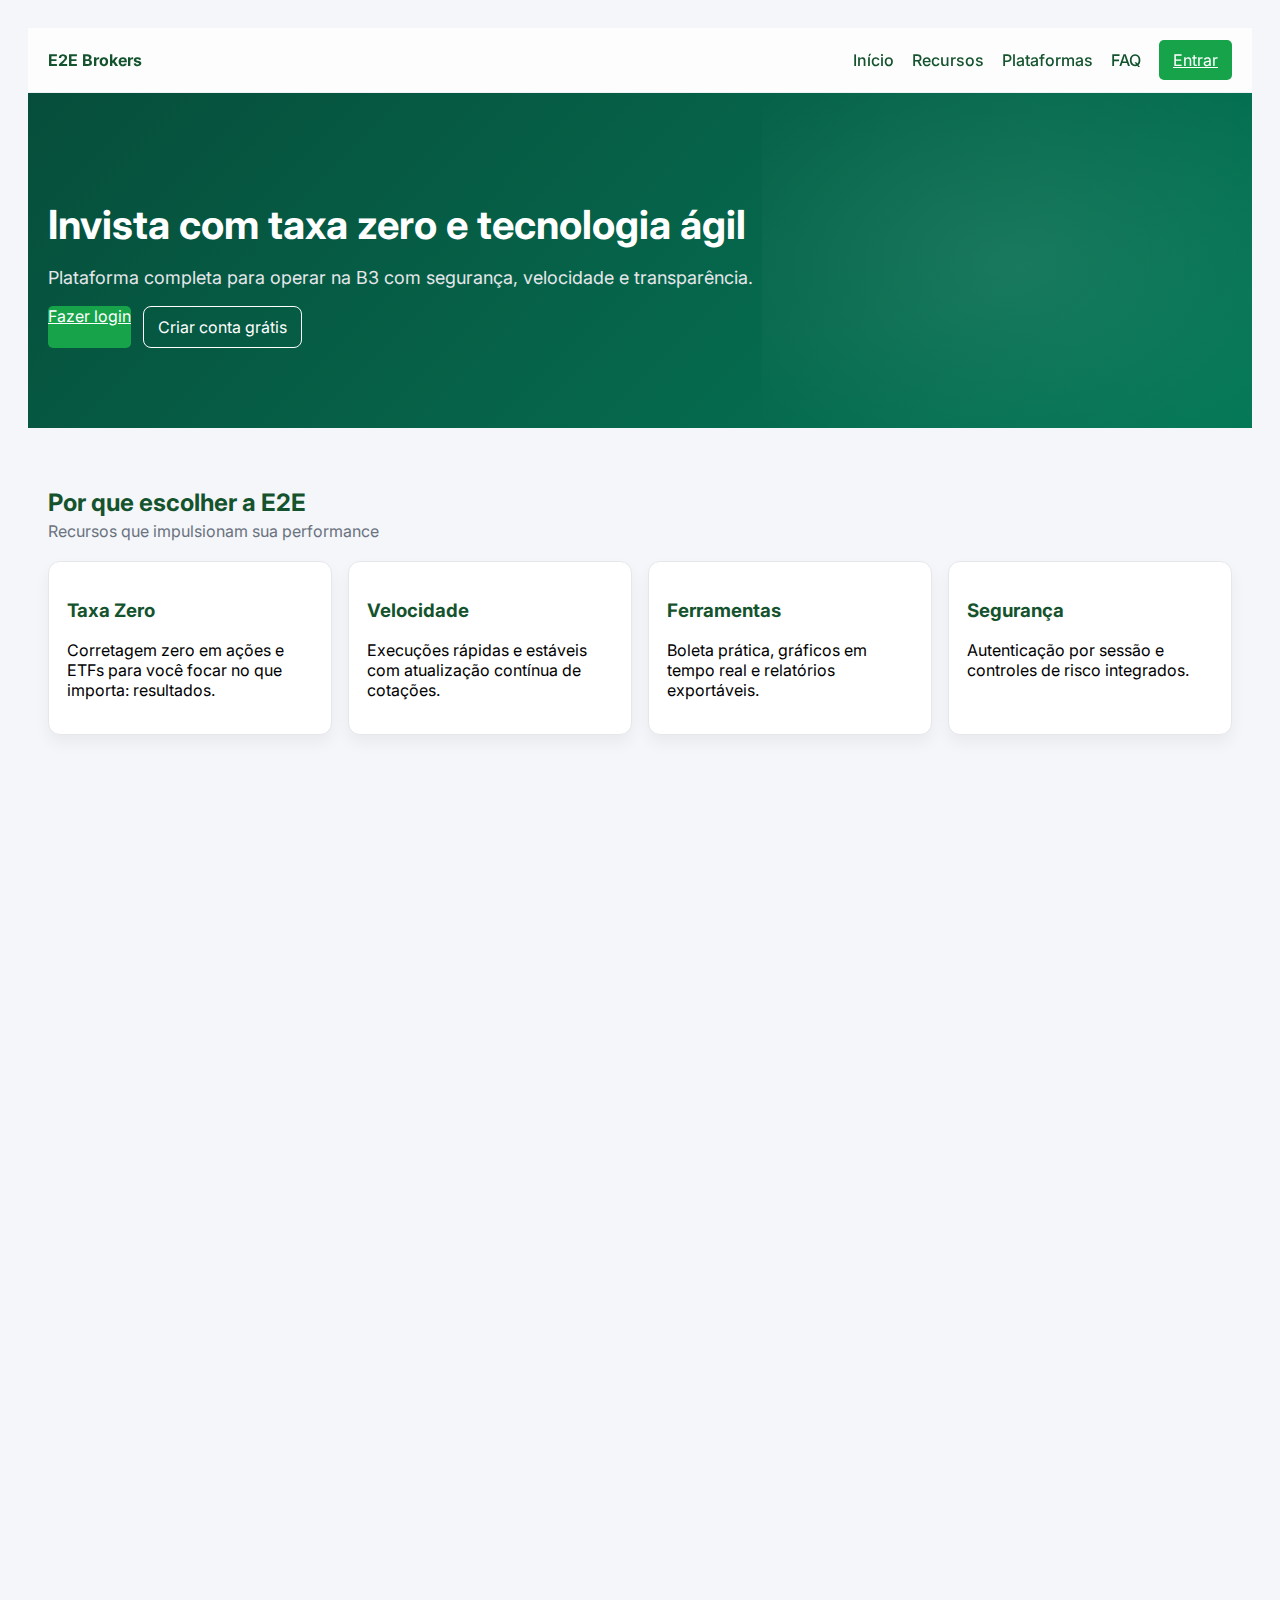
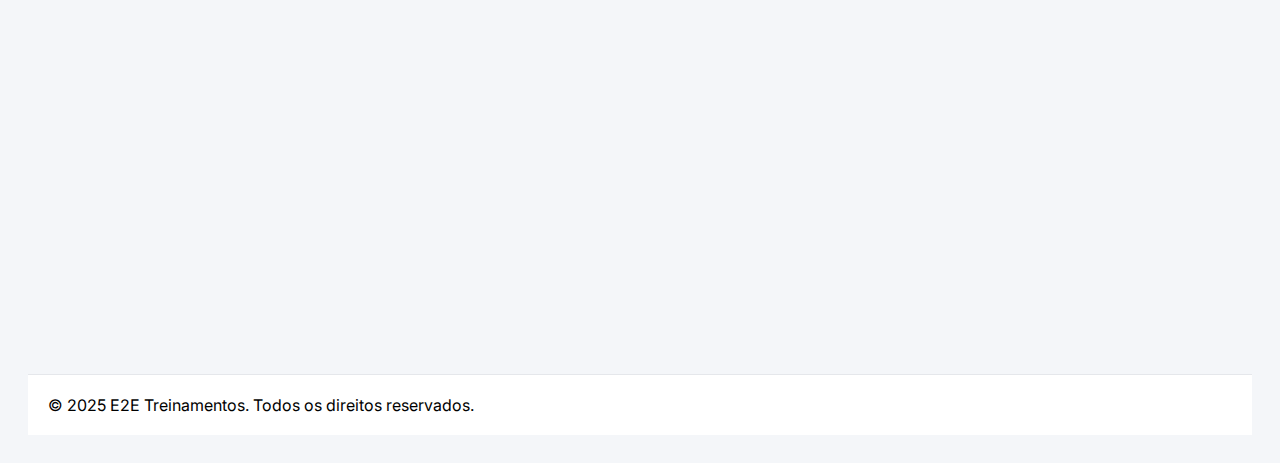
<file: index.html>
<!DOCTYPE html>
<html lang="pt-br">
<head>
  <meta charset="UTF-8" />
  <title>E2E Treinamentos - Home</title>
  <meta name="viewport" content="width=device-width, initial-scale=1" />
  <link rel="preconnect" href="https://fonts.googleapis.com">
  <link rel="preconnect" href="https://fonts.gstatic.com" crossorigin>
  <link href="https://fonts.googleapis.com/css2?family=Inter:wght@400;500;600;700&display=swap" rel="stylesheet">
  <link rel="stylesheet" href="style.css?v=%VERSION%" />
</head>
<body>
  <header class="site-header" id="siteHeader">
    <div class="nav">
      <div class="nav-brand">E2E Brokers</div>
      <nav class="nav-links">
        <a href="#hero" class="nav-link">Início</a>
        <a href="#features" class="nav-link">Recursos</a>
        <a href="#plataformas" class="nav-link">Plataformas</a>
        <a href="#faq" class="nav-link">FAQ</a>
        <a href="login.html" class="btn-azul" style="padding:10px 14px">Entrar</a>
      </nav>
    </div>
  </header>

  <section class="hero" id="hero">
    <div class="hero-inner reveal">
      <h1>Invista com taxa zero e tecnologia ágil</h1>
      <p>Plataforma completa para operar na B3 com segurança, velocidade e transparência.</p>
      <div class="hero-ctas">
        <a href="login.html" class="btn-azul">Fazer login</a>
        <a href="login.html" class="btn-ghost">Criar conta grátis</a>
      </div>
    </div>
    <div class="hero-bg-shape"></div>
  </section>

  <section class="section" id="features">
    <div class="section-title reveal"><h2>Por que escolher a E2E</h2><p>Recursos que impulsionam sua performance</p></div>
    <div class="features-grid">
      <div class="feature-card reveal"><h3>Taxa Zero</h3><p>Corretagem zero em ações e ETFs para você focar no que importa: resultados.</p></div>
      <div class="feature-card reveal"><h3>Velocidade</h3><p>Execuções rápidas e estáveis com atualização contínua de cotações.</p></div>
      <div class="feature-card reveal"><h3>Ferramentas</h3><p>Boleta prática, gráficos em tempo real e relatórios exportáveis.</p></div>
      <div class="feature-card reveal"><h3>Segurança</h3><p>Autenticação por sessão e controles de risco integrados.</p></div>
    </div>
  </section>

  <section class="section" id="plataformas">
    <div class="section-title reveal"><h2>Plataformas</h2><p>Escolha sua experiência</p></div>
    <div class="tabs reveal">
      <div class="tab-buttons">
        <button class="tab-btn active" data-tab="t1">Web</button>
        <button class="tab-btn" data-tab="t2">Mobile</button>
      </div>
      <div class="tab-panels">
        <div class="tab-panel active" id="t1"><p>Operações direto do navegador, sem instalação, com interface moderna e rápida.</p></div>
        <div class="tab-panel" id="t2"><p>Acompanhe e invista de qualquer lugar com nossa experiência otimizada para telas menores.</p></div>
      </div>
    </div>
  </section>

  <section class="section" id="stats">
    <div class="stats-grid reveal">
      <div class="stat"><div class="stat-number" data-target="250000">0</div><div class="stat-label">Clientes</div></div>
      <div class="stat"><div class="stat-number" data-target="120">0</div><div class="stat-label">Ativos cobertos</div></div>
      <div class="stat"><div class="stat-number" data-target="99">0</div><div class="stat-label">Disponibilidade (%)</div></div>
      <div class="stat"><div class="stat-number" data-target="1000">0</div><div class="stat-label">Ordens/minuto</div></div>
    </div>
  </section>

  <section class="section" id="depoimentos">
    <div class="section-title reveal"><h2>O que dizem nossos clientes</h2></div>
    <div class="carousel reveal" data-autoplay="true" data-interval="4000">
      <button class="carousel-nav prev" aria-label="Anterior">‹</button>
      <div class="carousel-viewport">
        <div class="carousel-track">
          <div class="carousel-item"><p>“Execução rápida e sem complicação.”</p><span>— Ana, SP</span></div>
          <div class="carousel-item"><p>“Ferramentas práticas para o dia a dia.”</p><span>— Bruno, RJ</span></div>
          <div class="carousel-item"><p>“Interface limpa e objetiva. Recomendo.”</p><span>— Carla, MG</span></div>
        </div>
      </div>
      <button class="carousel-nav next" aria-label="Próximo">›</button>
    </div>
  </section>

  <section class="section" id="faq">
    <div class="section-title reveal"><h2>Perguntas frequentes</h2></div>
    <div class="accordion reveal">
      <div class="accordion-item">
        <button class="acc-header">Como abro minha conta?</button>
        <div class="acc-body"><p>É só clicar em "Criar conta grátis" e preencher os dados. Leva poucos minutos.</p></div>
      </div>
      <div class="accordion-item">
        <button class="acc-header">Quais taxas vocês cobram?</button>
        <div class="acc-body"><p>Trabalhamos com corretagem zero para ações e ETFs. Consulte o site para outros produtos.</p></div>
      </div>
      <div class="accordion-item">
        <button class="acc-header">Há aplicativo mobile?</button>
        <div class="acc-body"><p>Sim, nossa experiência é responsiva e otimizada para dispositivos móveis.</p></div>
      </div>
    </div>
  </section>

  <footer class="site-footer">
    <div class="footer-inner">
      <div>© 2025 E2E Treinamentos. Todos os direitos reservados.</div>
    </div>
  </footer>

  <script src="home.js?v=%VERSION%"></script>
</body>
</html>
</file>
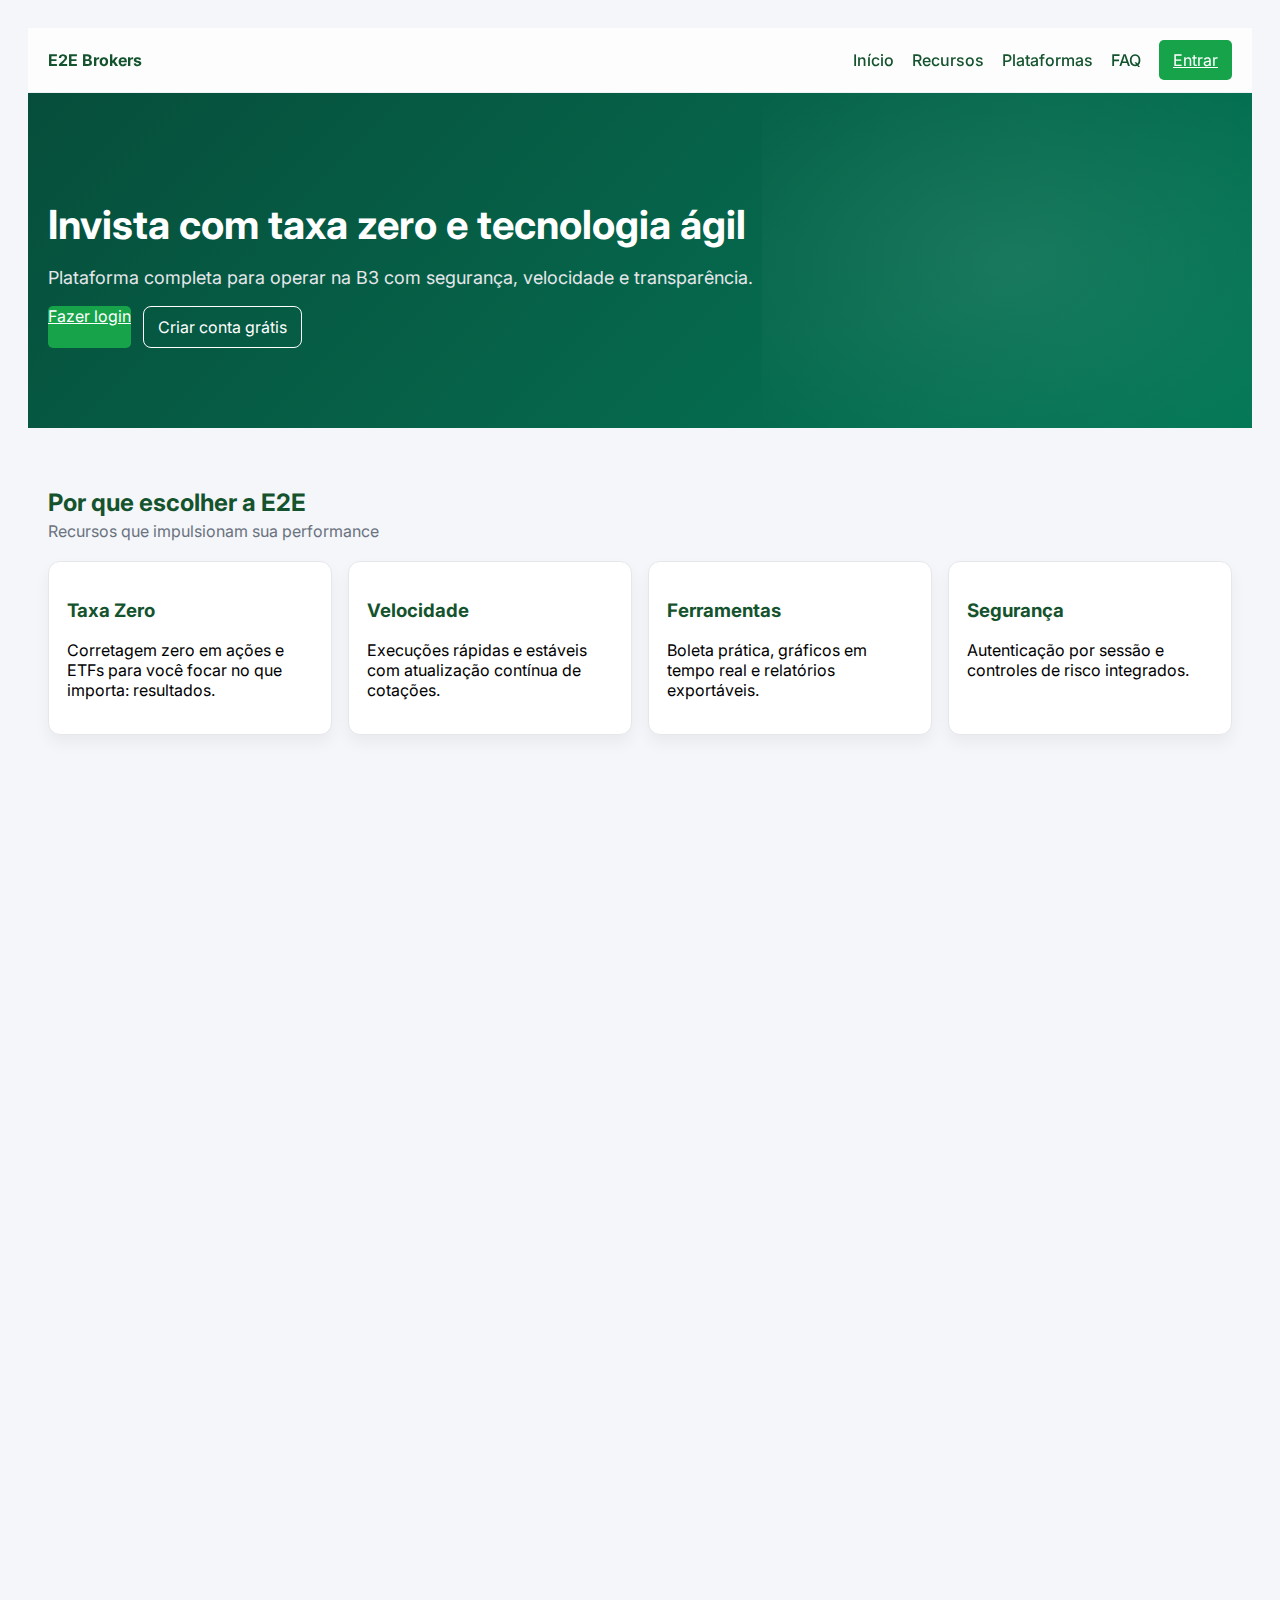
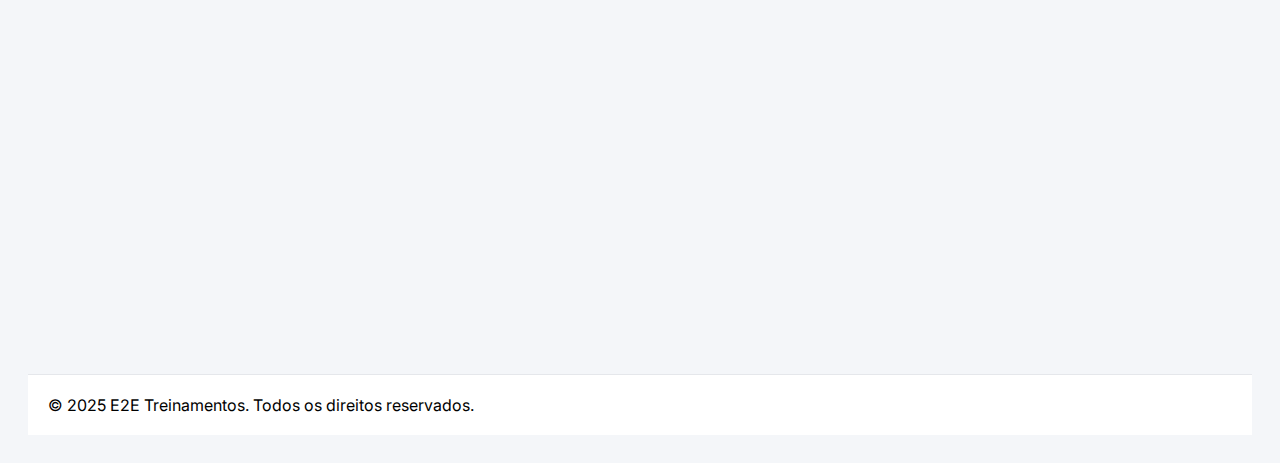
<file: docs/index.html>
<!DOCTYPE html>
<html lang="pt-br">
<head>
  <meta charset="UTF-8" />
  <title>E2E Treinamentos - Home</title>
  <meta name="viewport" content="width=device-width, initial-scale=1" />
  <link rel="preconnect" href="https://fonts.googleapis.com">
  <link rel="preconnect" href="https://fonts.gstatic.com" crossorigin>
  <link href="https://fonts.googleapis.com/css2?family=Inter:wght@400;500;600;700&display=swap" rel="stylesheet">
  <link rel="stylesheet" href="style.css?v=5" />
</head>
<body>
  <header class="site-header" id="siteHeader">
    <div class="nav">
      <div class="nav-brand">E2E Brokers</div>
      <nav class="nav-links">
        <a href="#hero" class="nav-link">Início</a>
        <a href="#features" class="nav-link">Recursos</a>
        <a href="#plataformas" class="nav-link">Plataformas</a>
        <a href="#faq" class="nav-link">FAQ</a>
        <a href="login.html" class="btn-azul" style="padding:10px 14px">Entrar</a>
      </nav>
    </div>
  </header>

  <section class="hero" id="hero">
    <div class="hero-inner reveal">
      <h1>Invista com taxa zero e tecnologia ágil</h1>
      <p>Plataforma completa para operar na B3 com segurança, velocidade e transparência.</p>
      <div class="hero-ctas">
        <a href="login.html" class="btn-azul">Fazer login</a>
        <a href="login.html" class="btn-ghost">Criar conta grátis</a>
      </div>
    </div>
    <div class="hero-bg-shape"></div>
  </section>

  <section class="section" id="features">
    <div class="section-title reveal"><h2>Por que escolher a E2E</h2><p>Recursos que impulsionam sua performance</p></div>
    <div class="features-grid">
      <div class="feature-card reveal"><h3>Taxa Zero</h3><p>Corretagem zero em ações e ETFs para você focar no que importa: resultados.</p></div>
      <div class="feature-card reveal"><h3>Velocidade</h3><p>Execuções rápidas e estáveis com atualização contínua de cotações.</p></div>
      <div class="feature-card reveal"><h3>Ferramentas</h3><p>Boleta prática, gráficos em tempo real e relatórios exportáveis.</p></div>
      <div class="feature-card reveal"><h3>Segurança</h3><p>Autenticação por sessão e controles de risco integrados.</p></div>
    </div>
  </section>

  <section class="section" id="plataformas">
    <div class="section-title reveal"><h2>Plataformas</h2><p>Escolha sua experiência</p></div>
    <div class="tabs reveal">
      <div class="tab-buttons">
        <button class="tab-btn active" data-tab="t1">Web</button>
        <button class="tab-btn" data-tab="t2">Mobile</button>
      </div>
      <div class="tab-panels">
        <div class="tab-panel active" id="t1"><p>Operações direto do navegador, sem instalação, com interface moderna e rápida.</p></div>
        <div class="tab-panel" id="t2"><p>Acompanhe e invista de qualquer lugar com nossa experiência otimizada para telas menores.</p></div>
      </div>
    </div>
  </section>

  <section class="section" id="stats">
    <div class="stats-grid reveal">
      <div class="stat"><div class="stat-number" data-target="250000">0</div><div class="stat-label">Clientes</div></div>
      <div class="stat"><div class="stat-number" data-target="120">0</div><div class="stat-label">Ativos cobertos</div></div>
      <div class="stat"><div class="stat-number" data-target="99">0</div><div class="stat-label">Disponibilidade (%)</div></div>
      <div class="stat"><div class="stat-number" data-target="1000">0</div><div class="stat-label">Ordens/minuto</div></div>
    </div>
  </section>

  <section class="section" id="depoimentos">
    <div class="section-title reveal"><h2>O que dizem nossos clientes</h2></div>
    <div class="carousel reveal" data-autoplay="true" data-interval="4000">
      <button class="carousel-nav prev" aria-label="Anterior">‹</button>
      <div class="carousel-viewport">
        <div class="carousel-track">
          <div class="carousel-item"><p>“Execução rápida e sem complicação.”</p><span>— Ana, SP</span></div>
          <div class="carousel-item"><p>“Ferramentas práticas para o dia a dia.”</p><span>— Bruno, RJ</span></div>
          <div class="carousel-item"><p>“Interface limpa e objetiva. Recomendo.”</p><span>— Carla, MG</span></div>
        </div>
      </div>
      <button class="carousel-nav next" aria-label="Próximo">›</button>
    </div>
  </section>

  <section class="section" id="faq">
    <div class="section-title reveal"><h2>Perguntas frequentes</h2></div>
    <div class="accordion reveal">
      <div class="accordion-item">
        <button class="acc-header">Como abro minha conta?</button>
        <div class="acc-body"><p>É só clicar em "Criar conta grátis" e preencher os dados. Leva poucos minutos.</p></div>
      </div>
      <div class="accordion-item">
        <button class="acc-header">Quais taxas vocês cobram?</button>
        <div class="acc-body"><p>Trabalhamos com corretagem zero para ações e ETFs. Consulte o site para outros produtos.</p></div>
      </div>
      <div class="accordion-item">
        <button class="acc-header">Há aplicativo mobile?</button>
        <div class="acc-body"><p>Sim, nossa experiência é responsiva e otimizada para dispositivos móveis.</p></div>
      </div>
    </div>
  </section>

  <footer class="site-footer">
    <div class="footer-inner">
      <div>© 2025 E2E Treinamentos. Todos os direitos reservados.</div>
    </div>
  </footer>

  <script src="home.js?v=5"></script>
</body>
</html>
</file>
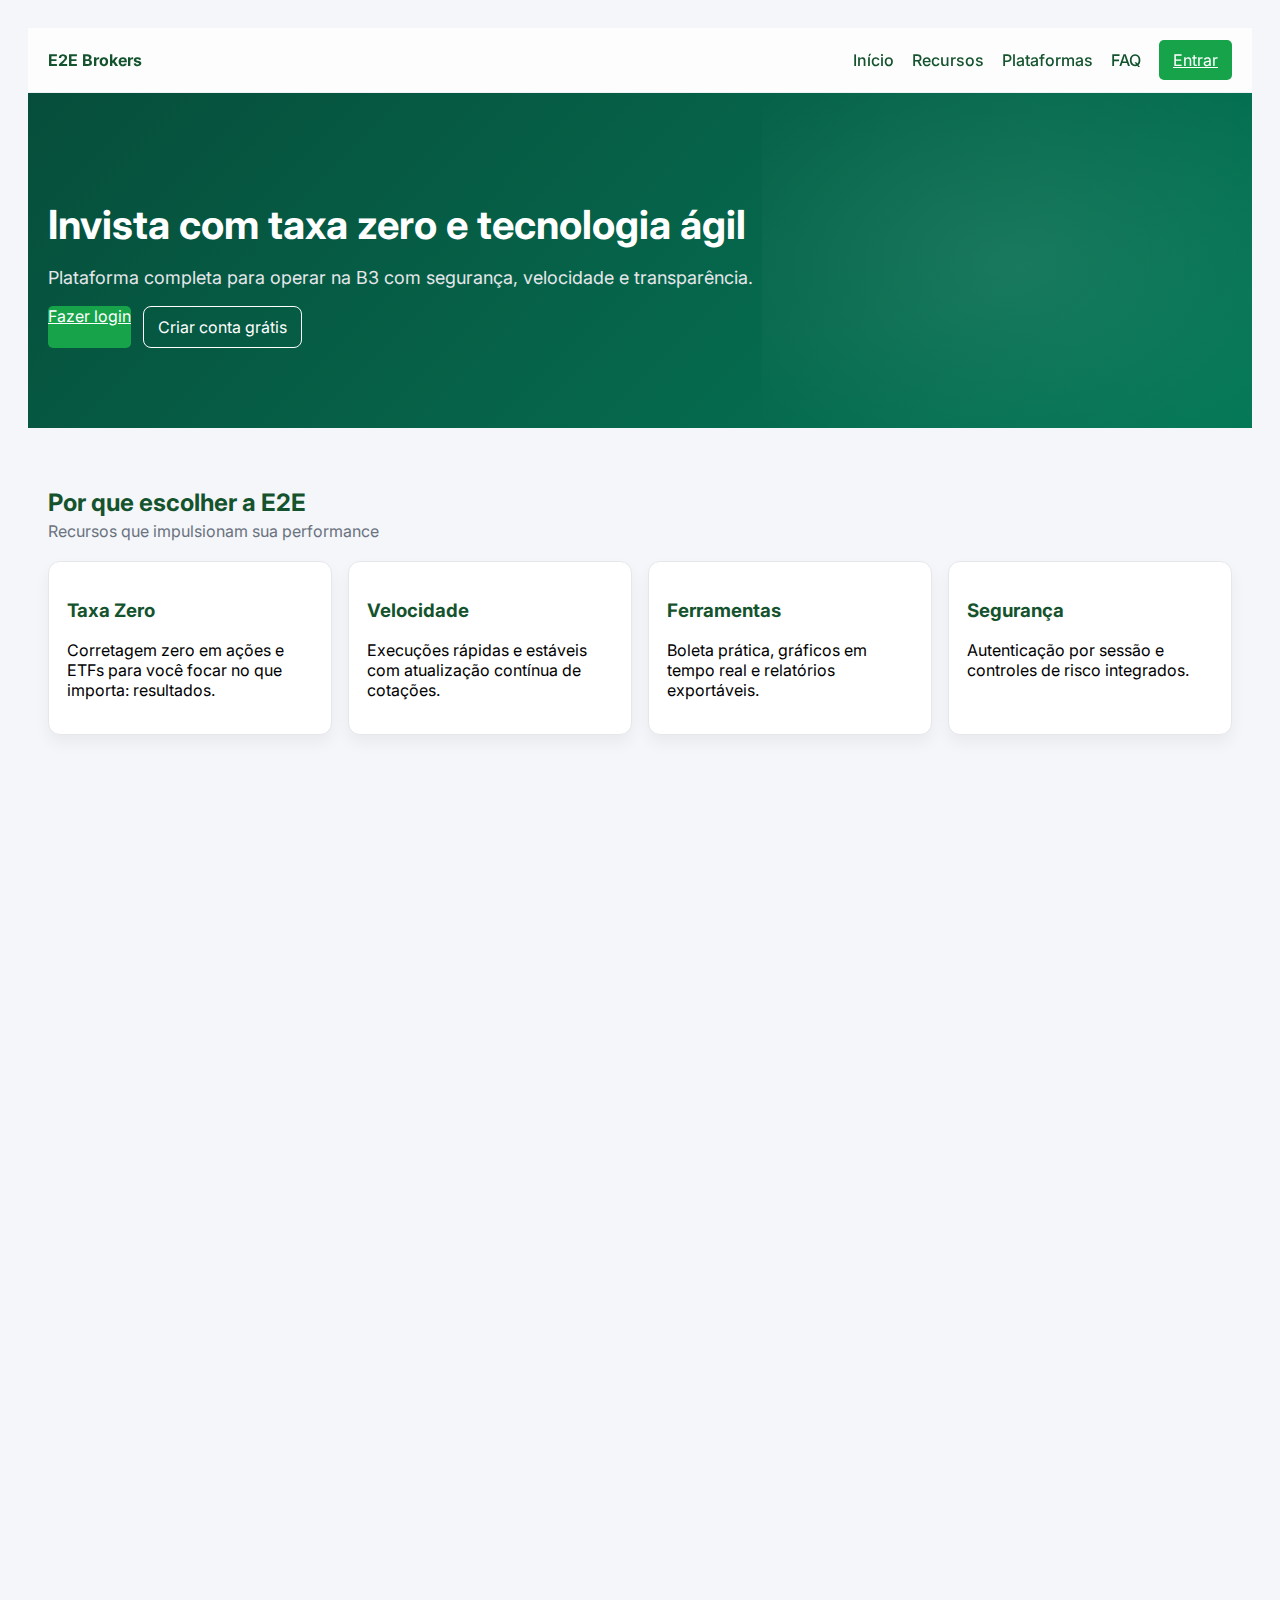
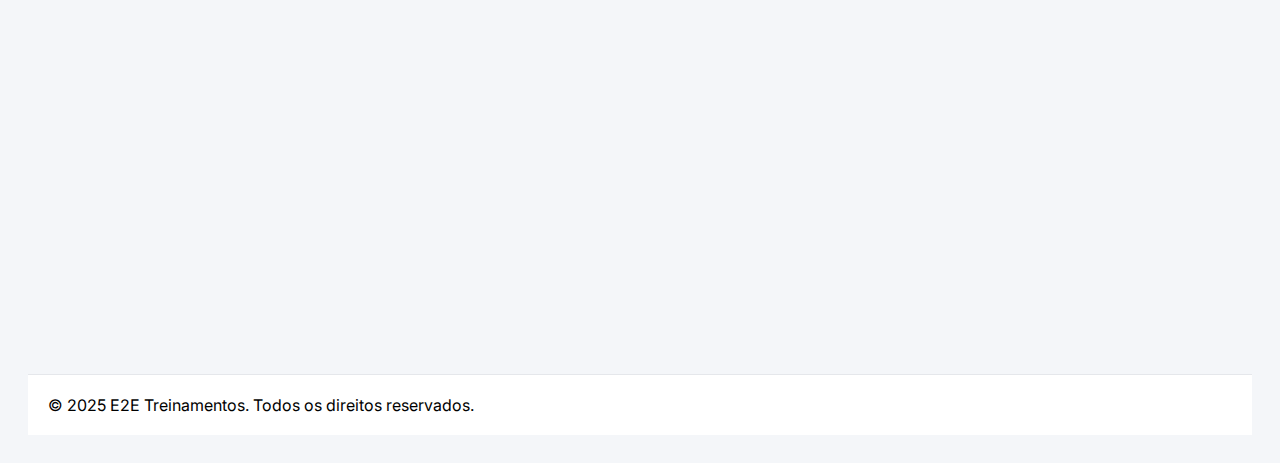
<file: site/jessicaalmeida21.github.io/Grupo-5-/index.html>
<!DOCTYPE html>
<html lang="pt-br">
<head>
  <meta charset="UTF-8" />
  <title>E2E Treinamentos - Home</title>
  <meta name="viewport" content="width=device-width, initial-scale=1" />
  <link rel="preconnect" href="https://fonts.googleapis.com">
  <link rel="preconnect" href="https://fonts.gstatic.com" crossorigin>
  <link href="https://fonts.googleapis.com/css2?family=Inter:wght@400;500;600;700&display=swap" rel="stylesheet">
  <link rel="stylesheet" href="style.css%3Fv=5.css" />
</head>
<body>
  <header class="site-header" id="siteHeader">
    <div class="nav">
      <div class="nav-brand">E2E Brokers</div>
      <nav class="nav-links">
        <a href="index.html#hero" class="nav-link">Início</a>
        <a href="index.html#features" class="nav-link">Recursos</a>
        <a href="index.html#plataformas" class="nav-link">Plataformas</a>
        <a href="index.html#faq" class="nav-link">FAQ</a>
        <a href="login.html" class="btn-azul" style="padding:10px 14px">Entrar</a>
      </nav>
    </div>
  </header>

  <section class="hero" id="hero">
    <div class="hero-inner reveal">
      <h1>Invista com taxa zero e tecnologia ágil</h1>
      <p>Plataforma completa para operar na B3 com segurança, velocidade e transparência.</p>
      <div class="hero-ctas">
        <a href="login.html" class="btn-azul">Fazer login</a>
        <a href="login.html" class="btn-ghost">Criar conta grátis</a>
      </div>
    </div>
    <div class="hero-bg-shape"></div>
  </section>

  <section class="section" id="features">
    <div class="section-title reveal"><h2>Por que escolher a E2E</h2><p>Recursos que impulsionam sua performance</p></div>
    <div class="features-grid">
      <div class="feature-card reveal"><h3>Taxa Zero</h3><p>Corretagem zero em ações e ETFs para você focar no que importa: resultados.</p></div>
      <div class="feature-card reveal"><h3>Velocidade</h3><p>Execuções rápidas e estáveis com atualização contínua de cotações.</p></div>
      <div class="feature-card reveal"><h3>Ferramentas</h3><p>Boleta prática, gráficos em tempo real e relatórios exportáveis.</p></div>
      <div class="feature-card reveal"><h3>Segurança</h3><p>Autenticação por sessão e controles de risco integrados.</p></div>
    </div>
  </section>

  <section class="section" id="plataformas">
    <div class="section-title reveal"><h2>Plataformas</h2><p>Escolha sua experiência</p></div>
    <div class="tabs reveal">
      <div class="tab-buttons">
        <button class="tab-btn active" data-tab="t1">Web</button>
        <button class="tab-btn" data-tab="t2">Mobile</button>
      </div>
      <div class="tab-panels">
        <div class="tab-panel active" id="t1"><p>Operações direto do navegador, sem instalação, com interface moderna e rápida.</p></div>
        <div class="tab-panel" id="t2"><p>Acompanhe e invista de qualquer lugar com nossa experiência otimizada para telas menores.</p></div>
      </div>
    </div>
  </section>

  <section class="section" id="stats">
    <div class="stats-grid reveal">
      <div class="stat"><div class="stat-number" data-target="250000">0</div><div class="stat-label">Clientes</div></div>
      <div class="stat"><div class="stat-number" data-target="120">0</div><div class="stat-label">Ativos cobertos</div></div>
      <div class="stat"><div class="stat-number" data-target="99">0</div><div class="stat-label">Disponibilidade (%)</div></div>
      <div class="stat"><div class="stat-number" data-target="1000">0</div><div class="stat-label">Ordens/minuto</div></div>
    </div>
  </section>

  <section class="section" id="depoimentos">
    <div class="section-title reveal"><h2>O que dizem nossos clientes</h2></div>
    <div class="carousel reveal" data-autoplay="true" data-interval="4000">
      <button class="carousel-nav prev" aria-label="Anterior">‹</button>
      <div class="carousel-viewport">
        <div class="carousel-track">
          <div class="carousel-item"><p>“Execução rápida e sem complicação.”</p><span>— Ana, SP</span></div>
          <div class="carousel-item"><p>“Ferramentas práticas para o dia a dia.”</p><span>— Bruno, RJ</span></div>
          <div class="carousel-item"><p>“Interface limpa e objetiva. Recomendo.”</p><span>— Carla, MG</span></div>
        </div>
      </div>
      <button class="carousel-nav next" aria-label="Próximo">›</button>
    </div>
  </section>

  <section class="section" id="faq">
    <div class="section-title reveal"><h2>Perguntas frequentes</h2></div>
    <div class="accordion reveal">
      <div class="accordion-item">
        <button class="acc-header">Como abro minha conta?</button>
        <div class="acc-body"><p>É só clicar em "Criar conta grátis" e preencher os dados. Leva poucos minutos.</p></div>
      </div>
      <div class="accordion-item">
        <button class="acc-header">Quais taxas vocês cobram?</button>
        <div class="acc-body"><p>Trabalhamos com corretagem zero para ações e ETFs. Consulte o site para outros produtos.</p></div>
      </div>
      <div class="accordion-item">
        <button class="acc-header">Há aplicativo mobile?</button>
        <div class="acc-body"><p>Sim, nossa experiência é responsiva e otimizada para dispositivos móveis.</p></div>
      </div>
    </div>
  </section>

  <footer class="site-footer">
    <div class="footer-inner">
      <div>© 2025 E2E Treinamentos. Todos os direitos reservados.</div>
    </div>
  </footer>

  <script src="home.js%3Fv=5"></script>
</body>
</html>
</file>
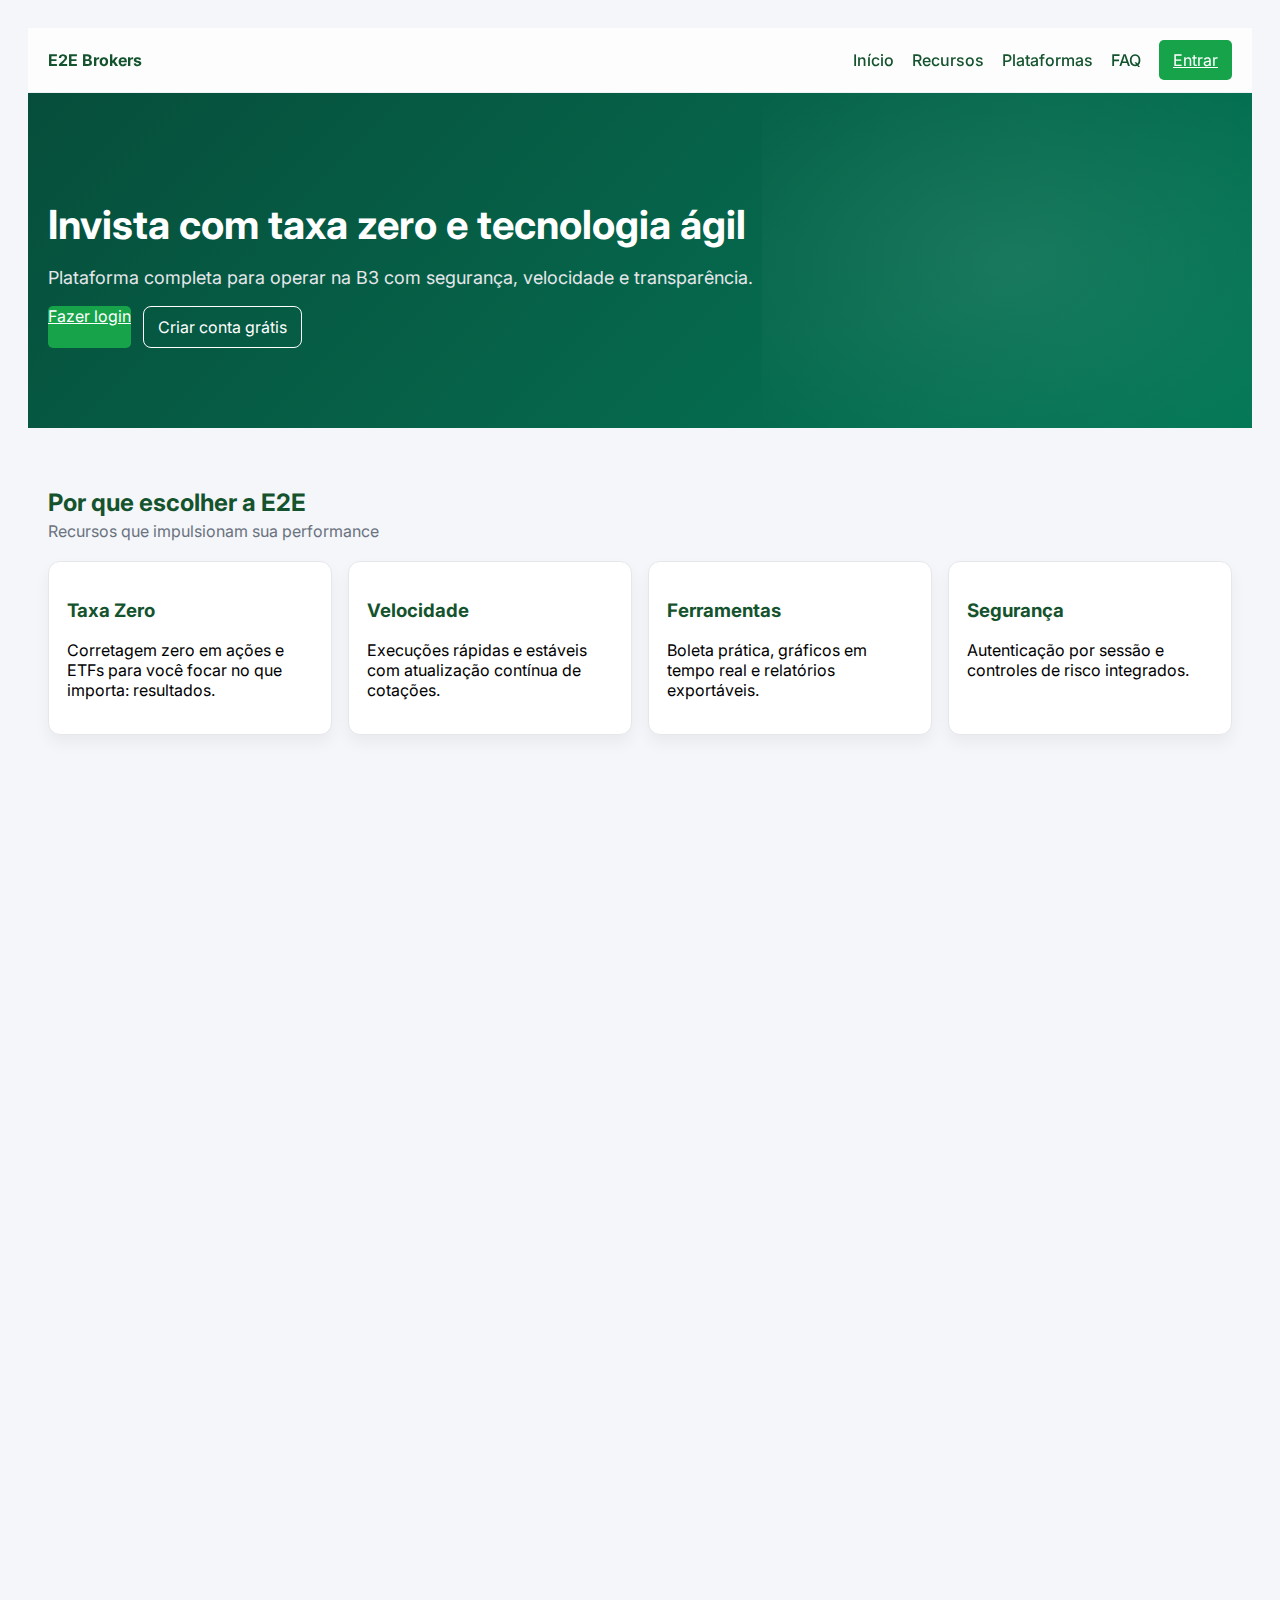
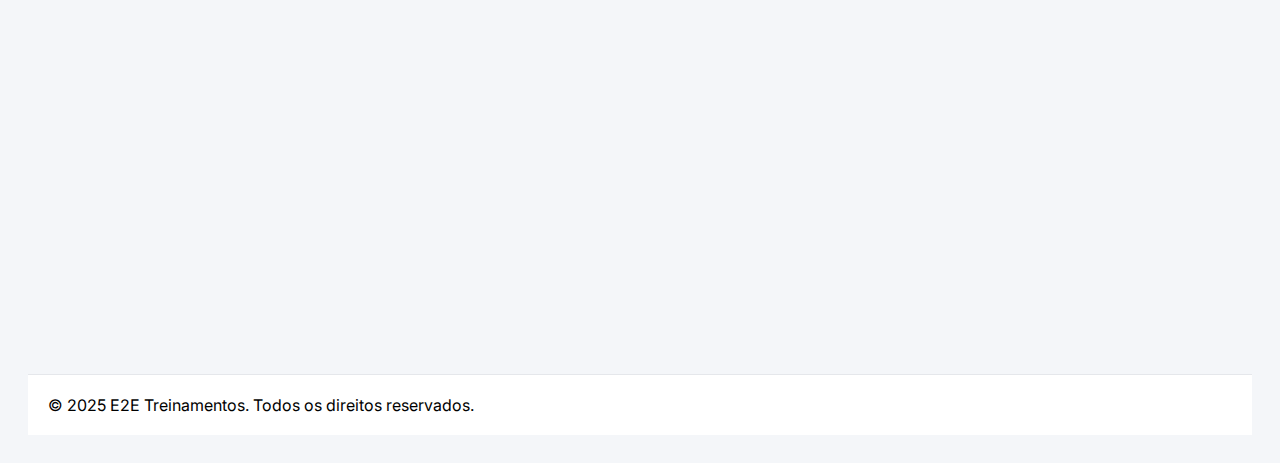
<file: home.html>
<!DOCTYPE html>
<html lang="pt-br">
<head>
  <meta charset="UTF-8" />
  <title>E2E Treinamentos - Home</title>
  <meta name="viewport" content="width=device-width, initial-scale=1" />
  <link rel="preconnect" href="https://fonts.googleapis.com">
  <link rel="preconnect" href="https://fonts.gstatic.com" crossorigin>
  <link href="https://fonts.googleapis.com/css2?family=Inter:wght@400;500;600;700&display=swap" rel="stylesheet">
  <link rel="stylesheet" href="style.css" />
</head>
<body>
  <header class="site-header" id="siteHeader">
    <div class="nav">
      <div class="nav-brand">E2E Brokers</div>
      <nav class="nav-links">
        <a href="#hero" class="nav-link">Início</a>
        <a href="#features" class="nav-link">Recursos</a>
        <a href="#plataformas" class="nav-link">Plataformas</a>
        <a href="#faq" class="nav-link">FAQ</a>
        <a href="index.html" class="btn-azul" style="padding:10px 14px">Entrar</a>
      </nav>
    </div>
  </header>

  <section class="hero" id="hero">
    <div class="hero-inner reveal">
      <h1>Invista com taxa zero e tecnologia ágil</h1>
      <p>Plataforma completa para operar na B3 com segurança, velocidade e transparência.</p>
      <div class="hero-ctas">
        <a href="index.html" class="btn-azul">Fazer login</a>
        <a href="index.html" class="btn-ghost">Criar conta grátis</a>
      </div>
    </div>
    <div class="hero-bg-shape"></div>
  </section>

  <section class="section" id="features">
    <div class="section-title reveal"><h2>Por que escolher a E2E</h2><p>Recursos que impulsionam sua performance</p></div>
    <div class="features-grid">
      <div class="feature-card reveal"><h3>Taxa Zero</h3><p>Corretagem zero em ações e ETFs para você focar no que importa: resultados.</p></div>
      <div class="feature-card reveal"><h3>Velocidade</h3><p>Execuções rápidas e estáveis com atualização contínua de cotações.</p></div>
      <div class="feature-card reveal"><h3>Ferramentas</h3><p>Boleta prática, gráficos em tempo real e relatórios exportáveis.</p></div>
      <div class="feature-card reveal"><h3>Segurança</h3><p>Autenticação por sessão e controles de risco integrados.</p></div>
    </div>
  </section>

  <section class="section" id="plataformas">
    <div class="section-title reveal"><h2>Plataformas</h2><p>Escolha sua experiência</p></div>
    <div class="tabs reveal">
      <div class="tab-buttons">
        <button class="tab-btn active" data-tab="t1">Web</button>
        <button class="tab-btn" data-tab="t2">Mobile</button>
      </div>
      <div class="tab-panels">
        <div class="tab-panel active" id="t1"><p>Operações direto do navegador, sem instalação, com interface moderna e rápida.</p></div>
        <div class="tab-panel" id="t2"><p>Acompanhe e invista de qualquer lugar com nossa experiência otimizada para telas menores.</p></div>
      </div>
    </div>
  </section>

  <section class="section" id="stats">
    <div class="stats-grid reveal">
      <div class="stat"><div class="stat-number" data-target="250000">0</div><div class="stat-label">Clientes</div></div>
      <div class="stat"><div class="stat-number" data-target="120">0</div><div class="stat-label">Ativos cobertos</div></div>
      <div class="stat"><div class="stat-number" data-target="99">0</div><div class="stat-label">Disponibilidade (%)</div></div>
      <div class="stat"><div class="stat-number" data-target="1000">0</div><div class="stat-label">Ordens/minuto</div></div>
    </div>
  </section>

  <section class="section" id="depoimentos">
    <div class="section-title reveal"><h2>O que dizem nossos clientes</h2></div>
    <div class="carousel reveal" data-autoplay="true" data-interval="4000">
      <button class="carousel-nav prev" aria-label="Anterior">‹</button>
      <div class="carousel-viewport">
        <div class="carousel-track">
          <div class="carousel-item"><p>“Execução rápida e sem complicação.”</p><span>— Ana, SP</span></div>
          <div class="carousel-item"><p>“Ferramentas práticas para o dia a dia.”</p><span>— Bruno, RJ</span></div>
          <div class="carousel-item"><p>“Interface limpa e objetiva. Recomendo.”</p><span>— Carla, MG</span></div>
        </div>
      </div>
      <button class="carousel-nav next" aria-label="Próximo">›</button>
    </div>
  </section>

  <section class="section" id="faq">
    <div class="section-title reveal"><h2>Perguntas frequentes</h2></div>
    <div class="accordion reveal">
      <div class="accordion-item">
        <button class="acc-header">Como abro minha conta?</button>
        <div class="acc-body"><p>É só clicar em "Criar conta grátis" e preencher os dados. Leva poucos minutos.</p></div>
      </div>
      <div class="accordion-item">
        <button class="acc-header">Quais taxas vocês cobram?</button>
        <div class="acc-body"><p>Trabalhamos com corretagem zero para ações e ETFs. Consulte o site para outros produtos.</p></div>
      </div>
      <div class="accordion-item">
        <button class="acc-header">Há aplicativo mobile?</button>
        <div class="acc-body"><p>Sim, nossa experiência é responsiva e otimizada para dispositivos móveis.</p></div>
      </div>
    </div>
  </section>

  <footer class="site-footer">
    <div class="footer-inner">
      <div>© 2025 E2E Treinamentos. Todos os direitos reservados.</div>
    </div>
  </footer>

  <script src="home.js"></script>
</body>
</html>
</file>
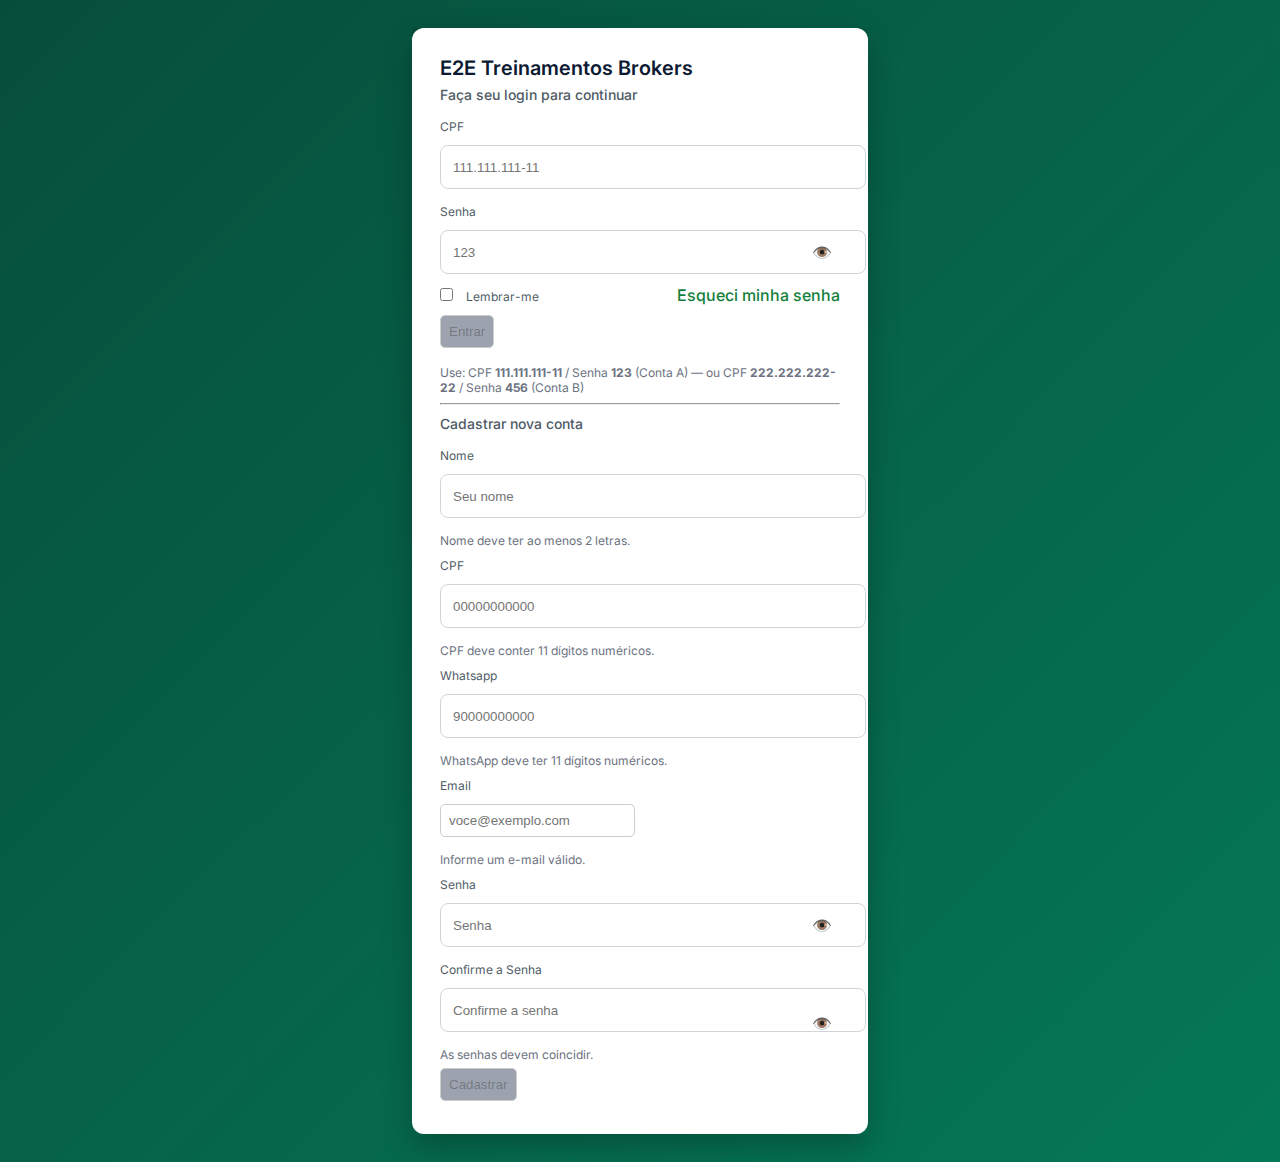
<file: login.html>
<!DOCTYPE html>
<html lang="pt-br">
<head>
	<meta charset="UTF-8" />
	<title>E2E Treinamentos - Home Broker</title>
	<meta name="viewport" content="width=device-width, initial-scale=1" />
	<link rel="preconnect" href="https://fonts.googleapis.com">
	<link rel="preconnect" href="https://fonts.gstatic.com" crossorigin>
	<link href="https://fonts.googleapis.com/css2?family=Inter:wght@400;500;600;700&display=swap" rel="stylesheet">
	<link rel="stylesheet" href="style.css?v=%VERSION%" />
</head>
<body>
	<div id="login" class="login-hero">
		<div class="login-card">
			<h1>E2E Treinamentos Brokers</h1>
			<h2>Faça seu login para continuar</h2>
			<div class="login-form">
				<label>CPF</label>
				<input type="text" id="cpf" placeholder="111.111.111-11" />
				<label>Senha</label>
				<span class="senha-wrapper" style="width:100%">
					<input type="password" id="senha" placeholder="123" style="width:100%" />
					<span class="toggleSenha" onclick="toggleSenha('senha', this)">👁️</span>
				</span>
				<div class="login-actions">
					<div class="left">
						<input type="checkbox" id="lembrar" />
						<label for="lembrar" class="login-meta">Lembrar-me</label>
					</div>
					<div class="right">
						<a href="#" class="link" onclick="abrirRecuperar(event)">Esqueci minha senha</a>
					</div>
				</div>
				<div class="login-actions">
					<button id="btnEntrar" class="btn-primary" onclick="login()">Entrar</button>
				</div>
				<div id="loginMsg" class="error login-meta"></div>
				<div class="login-meta" style="margin-top:12px">
					Use: CPF <b>111.111.111-11</b> / Senha <b>123</b> (Conta A) — ou CPF <b>222.222.222-22</b> / Senha <b>456</b> (Conta B)
				</div>
				<hr />
				<!-- Modal de recuperação de senha -->
				<div id="recuperarModal" class="hidden modal">
					<div class="modal-content">
						<span class="close" onclick="fecharRecuperar()">&times;</span>
						<h2>Recuperar senha</h2>
						<label>CPF</label>
						<input type="text" id="cpfRecuperar" placeholder="111.111.111-11" />
						<label>Email cadastrado</label>
						<input type="email" id="emailRecuperar" placeholder="voce@exemplo.com" />
						<div class="login-actions">
							<button class="btn-primary" onclick="enviarRecuperacao()">Enviar instruções</button>
						</div>
						<div id="recuperarMsg" class="success"></div>
					</div>
				</div>
				<h2 style="margin-top:10px">Cadastrar nova conta</h2>
				<label>Nome</label>
				<input type="text" id="nomeCadastro" placeholder="Seu nome" />
				<label>CPF</label>
				<input type="text" id="cpfCadastro" placeholder="00000000000" />
				<label>Whatsapp</label>
				<input type="text" id="whatsappCadastro" placeholder="90000000000" />
				<label>Email</label>
				<input type="email" id="emailCadastro" placeholder="voce@exemplo.com" />
				<label>Senha</label>
				<span class="senha-wrapper" style="width:100%">
					<input type="password" id="senhaCadastro" placeholder="Senha" style="width:100%" />
					<span class="toggleSenha" onclick="toggleSenha('senhaCadastro', this)">👁️</span>
				</span>
				<label>Confirme a Senha</label>
				<span class="senha-wrapper" style="width:100%">
					<input type="password" id="confirmarSenhaCadastro" placeholder="Confirme a senha" style="width:100%" />
					<span class="toggleSenha" onclick="toggleSenha('confirmarSenhaCadastro', this)">👁️</span>
				</span>
				<div class="login-actions">
					<button class="btn-primary" onclick="cadastrarUsuario()">Cadastrar</button>
					<div id="cadastroMsg" class="success"></div>
				</div>
			</div>
		</div>
	</div>
	<script src="shared.js"></script>
	<script src="login.js"></script>
</body>
</html>
</file>
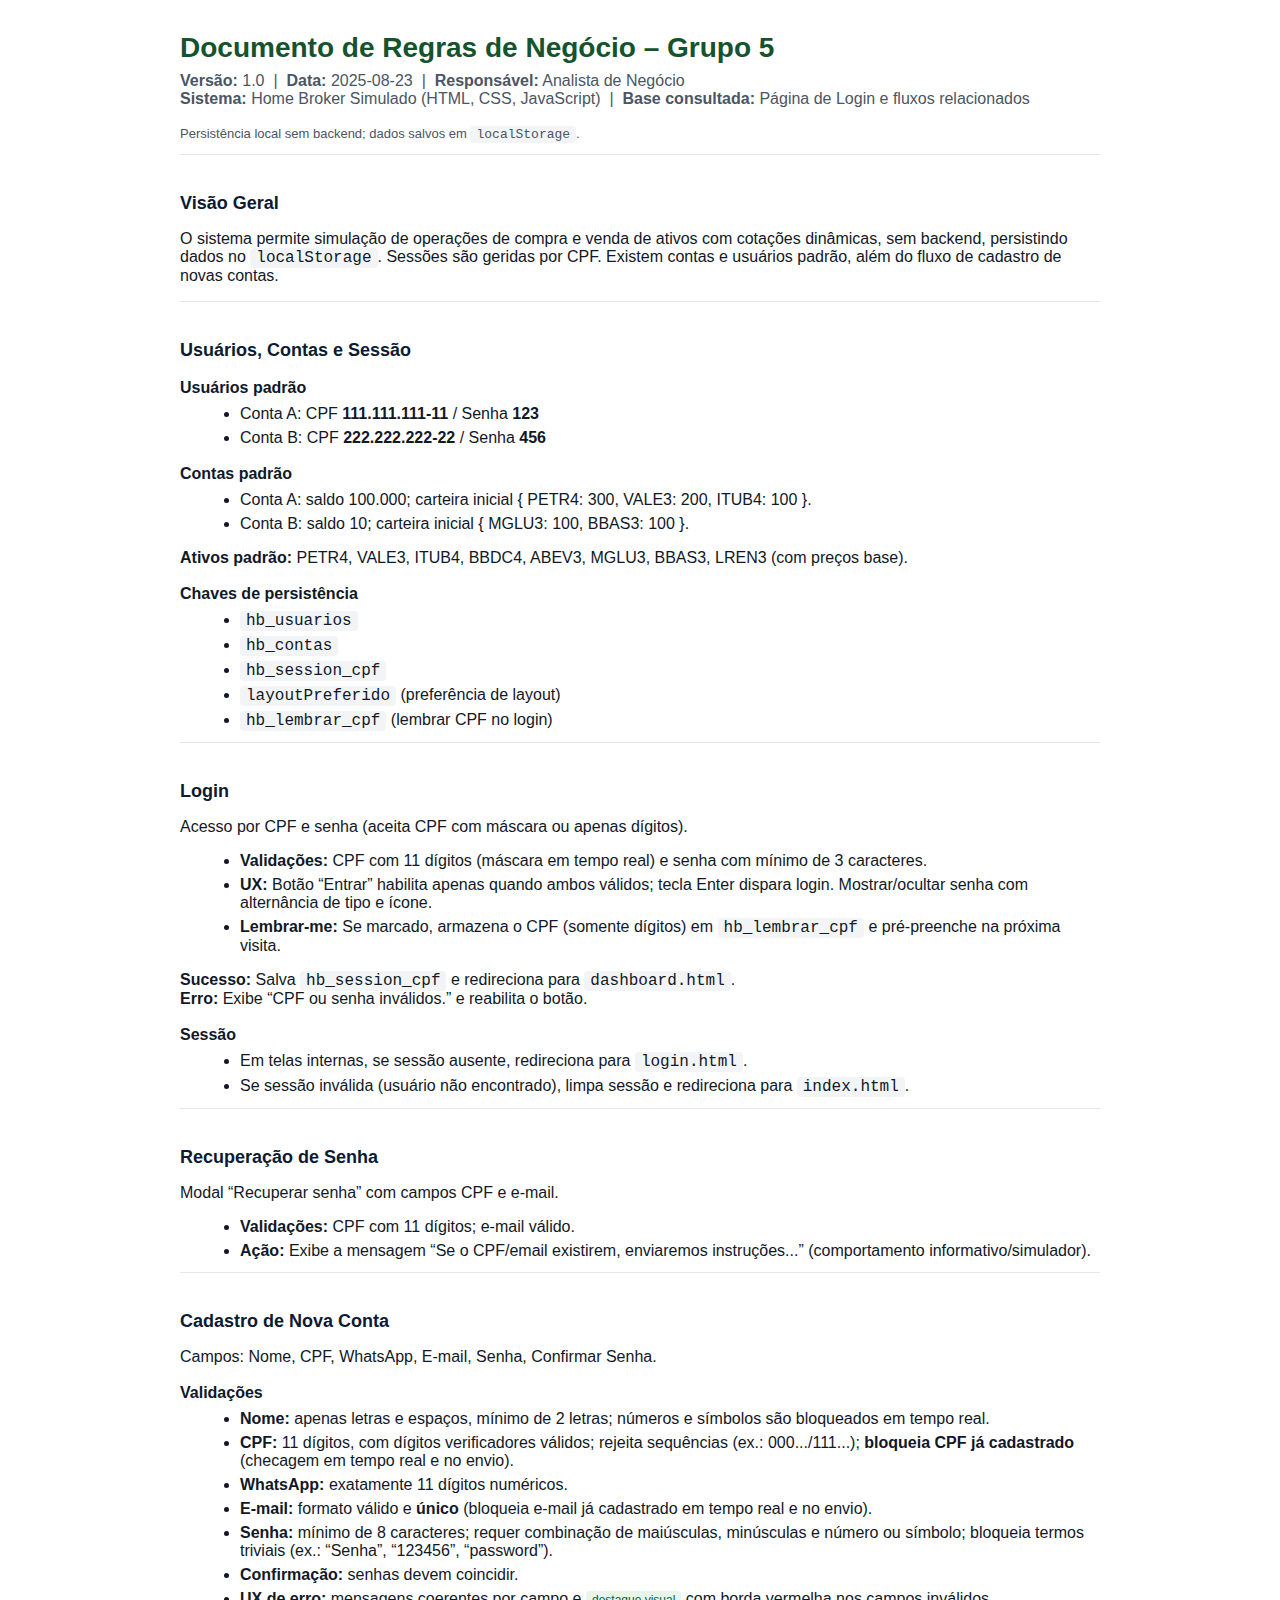
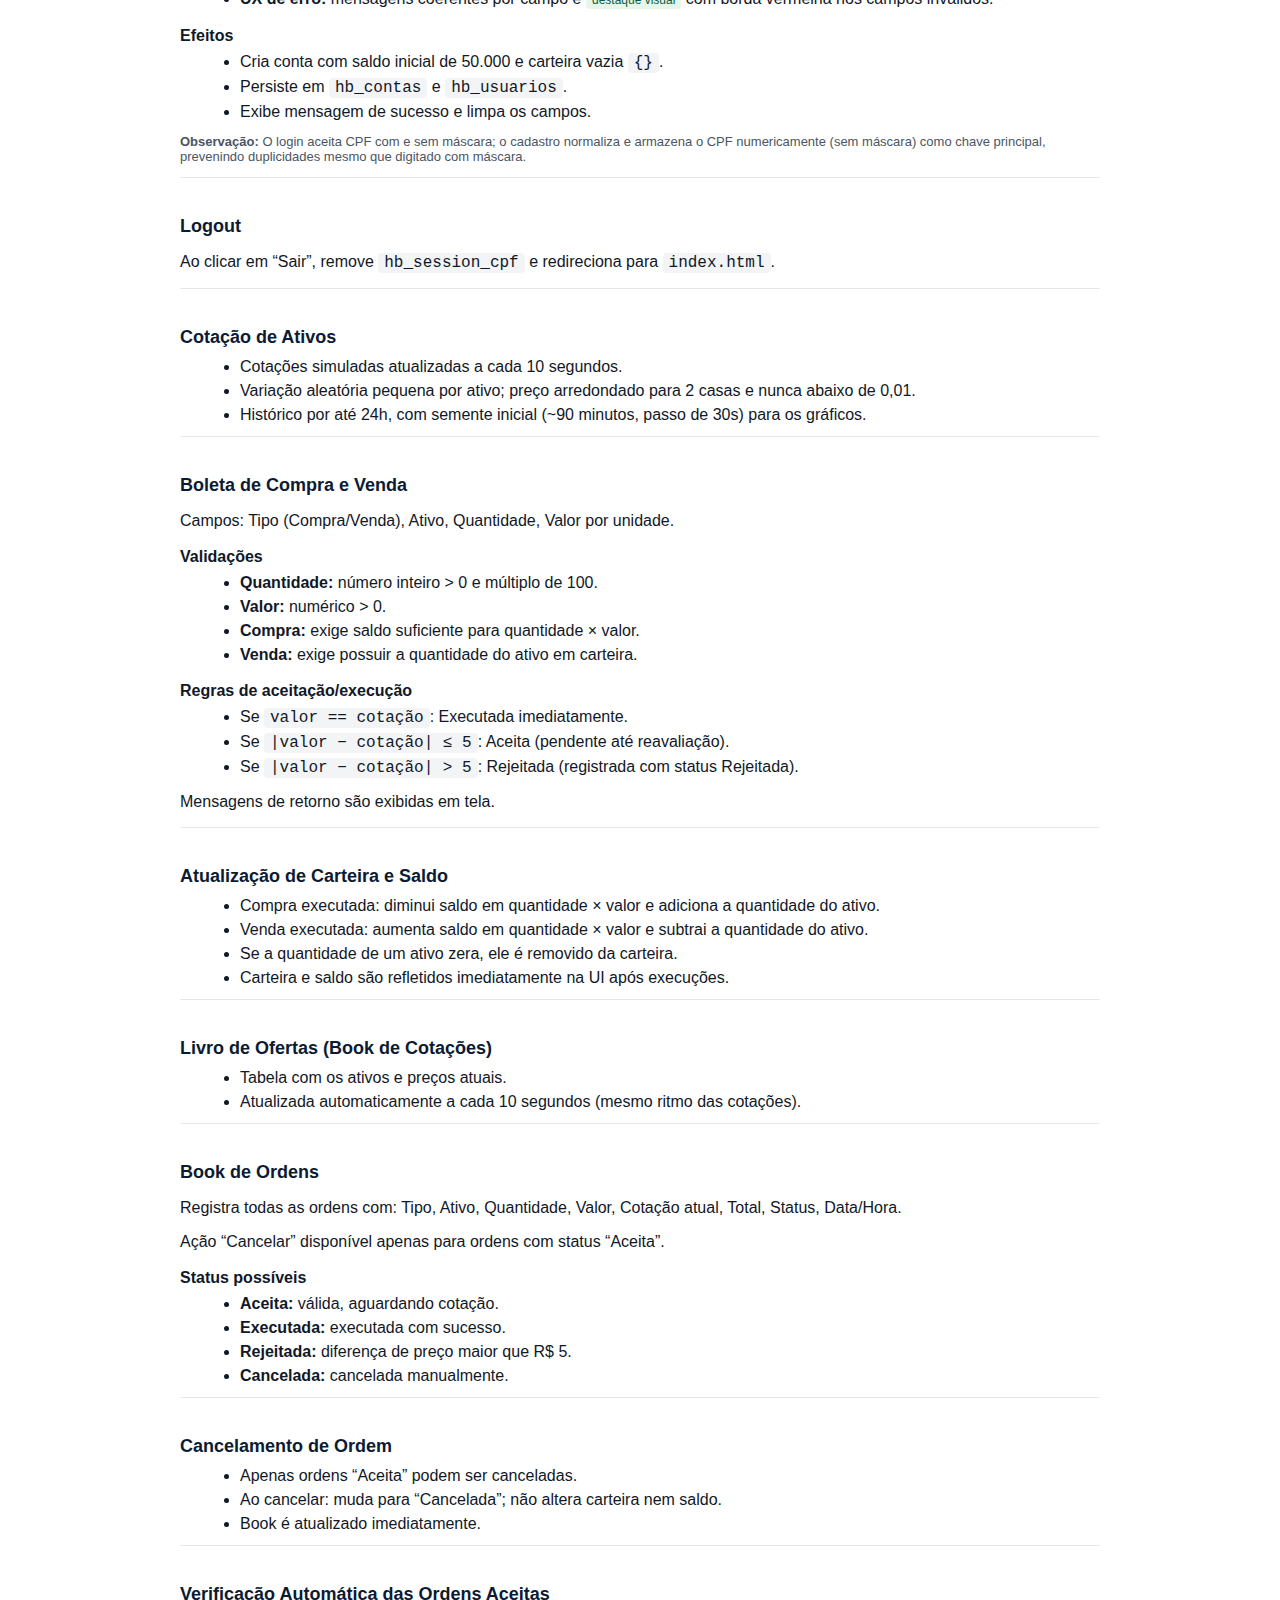
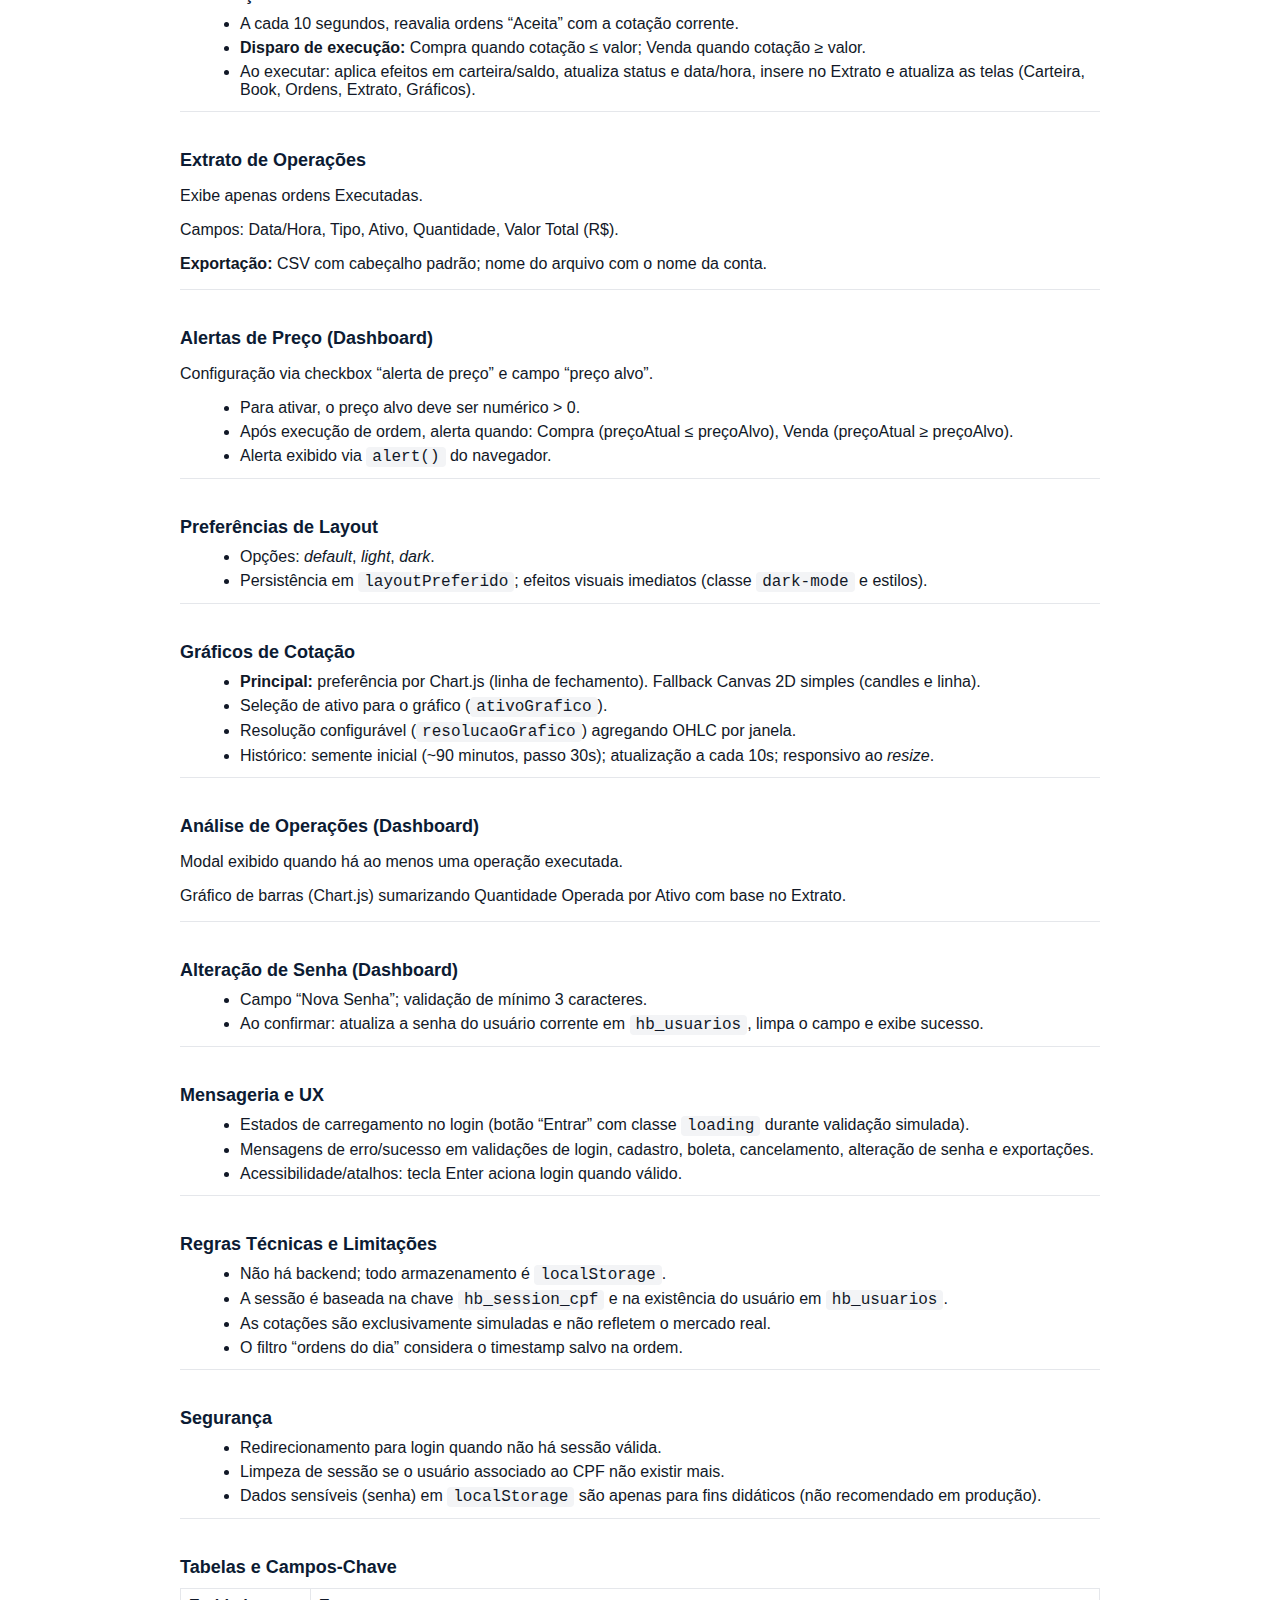
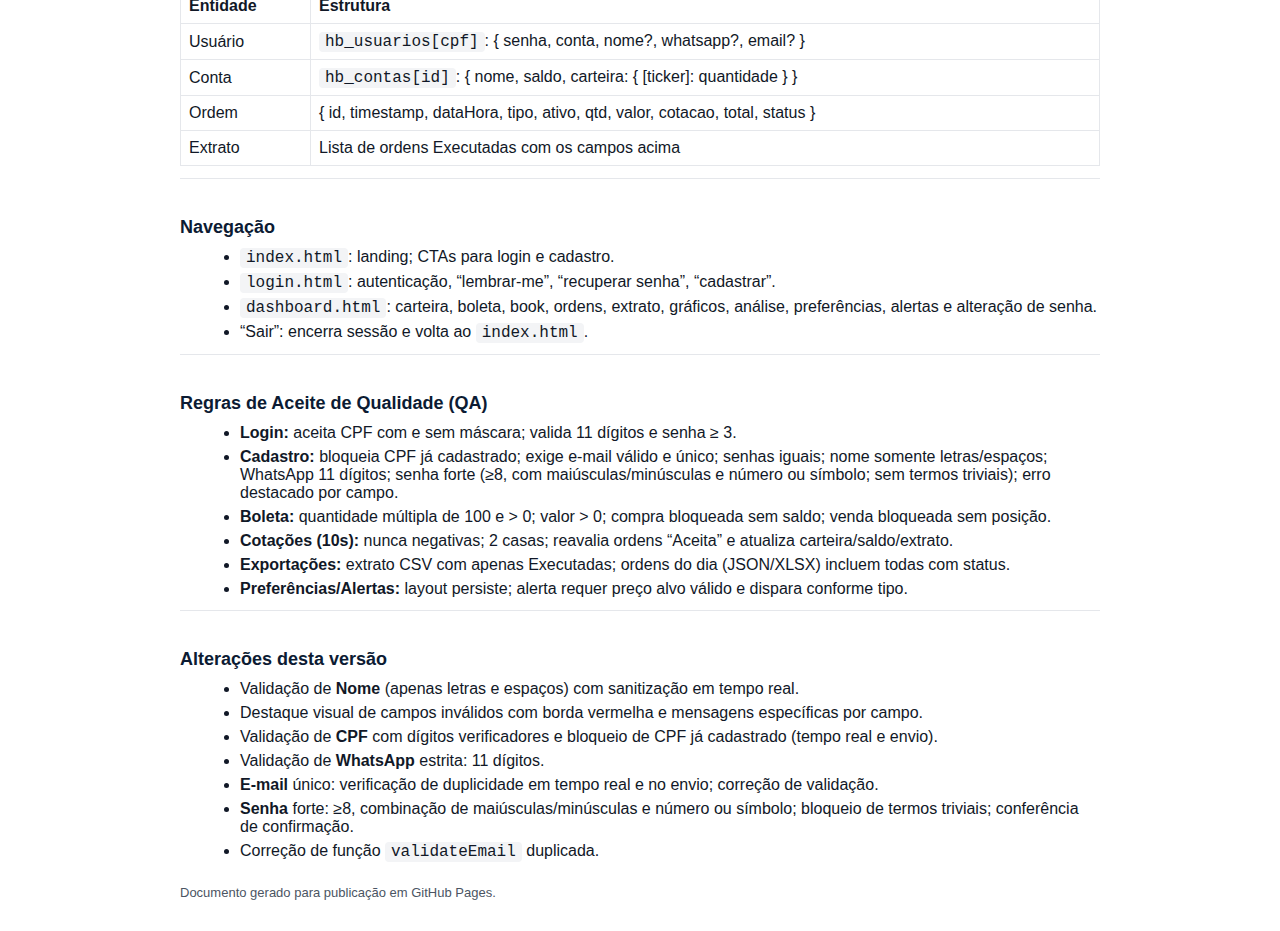
<file: docs/Documento_Regras_de_Negocio_Grupo5.html>
<!DOCTYPE html>
<html lang="pt-br">
<head>
	<meta charset="UTF-8" />
	<meta name="viewport" content="width=device-width, initial-scale=1" />
	<title>Documento de Regras de Negócio – Grupo 5</title>
	<style>
		:root{ --fg:#111827; --muted:#4b5563; --accent:#14532d; --border:#e5e7eb; }
		*{ box-sizing:border-box; }
		body{ font-family: Inter, Arial, sans-serif; color:var(--fg); margin:0; }
		.container{ max-width:960px; margin:0 auto; padding:32px 20px; }
		h1{ font-size:28px; margin:0 0 8px; color:var(--accent); }
		.meta{ color:var(--muted); margin-bottom:18px; }
		h2{ font-size:18px; margin:26px 0 10px; color:#0c1b33; }
		h3{ font-size:16px; margin:18px 0 8px; }
		section{ border-top:1px solid var(--border); padding-top:12px; margin-top:12px; }
		ul{ margin:8px 0 8px 20px; }
		li{ margin:6px 0; }
		.code{ font-family: ui-monospace, SFMono-Regular, Menlo, Consolas, monospace; background:#f3f4f6; padding:1px 6px; border-radius:4px; }
		.table{ width:100%; border-collapse:collapse; }
		.table th,.table td{ border:1px solid var(--border); padding:8px; text-align:left; }
		.badge{ display:inline-block; padding:2px 6px; border-radius:4px; font-size:12px; background:#e8f5e9; color:#065f46; }
		.note{ font-size:13px; color:var(--muted); }
		@media print{ a{ color:inherit; text-decoration:none; } .no-print{ display:none; } body{ -webkit-print-color-adjust: exact; print-color-adjust: exact; } }
	</style>
</head>
<body>
	<div class="container">
		<header>
			<h1>Documento de Regras de Negócio – Grupo 5</h1>
			<div class="meta">
				<strong>Versão:</strong> 1.0 &nbsp;|&nbsp; <strong>Data:</strong> 2025-08-23 &nbsp;|&nbsp; <strong>Responsável:</strong> Analista de Negócio<br/>
				<strong>Sistema:</strong> Home Broker Simulado (HTML, CSS, JavaScript) &nbsp;|&nbsp; <strong>Base consultada:</strong> Página de Login e fluxos relacionados
			</div>
			<div class="note">Persistência local sem backend; dados salvos em <span class="code">localStorage</span>.</div>
		</header>

		<section>
			<h2>Visão Geral</h2>
			<p>O sistema permite simulação de operações de compra e venda de ativos com cotações dinâmicas, sem backend, persistindo dados no <span class="code">localStorage</span>. Sessões são geridas por CPF. Existem contas e usuários padrão, além do fluxo de cadastro de novas contas.</p>
		</section>

		<section>
			<h2>Usuários, Contas e Sessão</h2>
			<h3>Usuários padrão</h3>
			<ul>
				<li>Conta A: CPF <strong>111.111.111-11</strong> / Senha <strong>123</strong></li>
				<li>Conta B: CPF <strong>222.222.222-22</strong> / Senha <strong>456</strong></li>
			</ul>
			<h3>Contas padrão</h3>
			<ul>
				<li>Conta A: saldo 100.000; carteira inicial { PETR4: 300, VALE3: 200, ITUB4: 100 }.</li>
				<li>Conta B: saldo 10; carteira inicial { MGLU3: 100, BBAS3: 100 }.</li>
			</ul>
			<p><strong>Ativos padrão:</strong> PETR4, VALE3, ITUB4, BBDC4, ABEV3, MGLU3, BBAS3, LREN3 (com preços base).</p>
			<h3>Chaves de persistência</h3>
			<ul>
				<li><span class="code">hb_usuarios</span></li>
				<li><span class="code">hb_contas</span></li>
				<li><span class="code">hb_session_cpf</span></li>
				<li><span class="code">layoutPreferido</span> (preferência de layout)</li>
				<li><span class="code">hb_lembrar_cpf</span> (lembrar CPF no login)</li>
			</ul>
		</section>

		<section>
			<h2>Login</h2>
			<p>Acesso por CPF e senha (aceita CPF com máscara ou apenas dígitos).</p>
			<ul>
				<li><strong>Validações:</strong> CPF com 11 dígitos (máscara em tempo real) e senha com mínimo de 3 caracteres.</li>
				<li><strong>UX:</strong> Botão “Entrar” habilita apenas quando ambos válidos; tecla Enter dispara login. Mostrar/ocultar senha com alternância de tipo e ícone.</li>
				<li><strong>Lembrar-me:</strong> Se marcado, armazena o CPF (somente dígitos) em <span class="code">hb_lembrar_cpf</span> e pré-preenche na próxima visita.</li>
			</ul>
			<p><strong>Sucesso:</strong> Salva <span class="code">hb_session_cpf</span> e redireciona para <span class="code">dashboard.html</span>.<br/>
			<strong>Erro:</strong> Exibe “CPF ou senha inválidos.” e reabilita o botão.</p>
			<h3>Sessão</h3>
			<ul>
				<li>Em telas internas, se sessão ausente, redireciona para <span class="code">login.html</span>.</li>
				<li>Se sessão inválida (usuário não encontrado), limpa sessão e redireciona para <span class="code">index.html</span>.</li>
			</ul>
		</section>

		<section>
			<h2>Recuperação de Senha</h2>
			<p>Modal “Recuperar senha” com campos CPF e e-mail.</p>
			<ul>
				<li><strong>Validações:</strong> CPF com 11 dígitos; e-mail válido.</li>
				<li><strong>Ação:</strong> Exibe a mensagem “Se o CPF/email existirem, enviaremos instruções...” (comportamento informativo/simulador).</li>
			</ul>
		</section>

		<section>
			<h2>Cadastro de Nova Conta</h2>
			<p>Campos: Nome, CPF, WhatsApp, E-mail, Senha, Confirmar Senha.</p>
			<h3>Validações</h3>
			<ul>
				<li><strong>Nome:</strong> apenas letras e espaços, mínimo de 2 letras; números e símbolos são bloqueados em tempo real.</li>
				<li><strong>CPF:</strong> 11 dígitos, com dígitos verificadores válidos; rejeita sequências (ex.: 000.../111...); <strong>bloqueia CPF já cadastrado</strong> (checagem em tempo real e no envio).</li>
				<li><strong>WhatsApp:</strong> exatamente 11 dígitos numéricos.</li>
				<li><strong>E-mail:</strong> formato válido e <strong>único</strong> (bloqueia e-mail já cadastrado em tempo real e no envio).</li>
				<li><strong>Senha:</strong> mínimo de 8 caracteres; requer combinação de maiúsculas, minúsculas e número ou símbolo; bloqueia termos triviais (ex.: “Senha”, “123456”, “password”).</li>
				<li><strong>Confirmação:</strong> senhas devem coincidir.</li>
				<li><strong>UX de erro:</strong> mensagens coerentes por campo e <span class="badge">destaque visual</span> com borda vermelha nos campos inválidos.</li>
			</ul>
			<h3>Efeitos</h3>
			<ul>
				<li>Cria conta com saldo inicial de 50.000 e carteira vazia <span class="code">{}</span>.</li>
				<li>Persiste em <span class="code">hb_contas</span> e <span class="code">hb_usuarios</span>.</li>
				<li>Exibe mensagem de sucesso e limpa os campos.</li>
			</ul>
			<p class="note"><strong>Observação:</strong> O login aceita CPF com e sem máscara; o cadastro normaliza e armazena o CPF numericamente (sem máscara) como chave principal, prevenindo duplicidades mesmo que digitado com máscara.</p>
		</section>

		<section>
			<h2>Logout</h2>
			<p>Ao clicar em “Sair”, remove <span class="code">hb_session_cpf</span> e redireciona para <span class="code">index.html</span>.</p>
		</section>

		<section>
			<h2>Cotação de Ativos</h2>
			<ul>
				<li>Cotações simuladas atualizadas a cada 10 segundos.</li>
				<li>Variação aleatória pequena por ativo; preço arredondado para 2 casas e nunca abaixo de 0,01.</li>
				<li>Histórico por até 24h, com semente inicial (~90 minutos, passo de 30s) para os gráficos.</li>
			</ul>
		</section>

		<section>
			<h2>Boleta de Compra e Venda</h2>
			<p>Campos: Tipo (Compra/Venda), Ativo, Quantidade, Valor por unidade.</p>
			<h3>Validações</h3>
			<ul>
				<li><strong>Quantidade:</strong> número inteiro &gt; 0 e múltiplo de 100.</li>
				<li><strong>Valor:</strong> numérico &gt; 0.</li>
				<li><strong>Compra:</strong> exige saldo suficiente para quantidade × valor.</li>
				<li><strong>Venda:</strong> exige possuir a quantidade do ativo em carteira.</li>
			</ul>
			<h3>Regras de aceitação/execução</h3>
			<ul>
				<li>Se <span class="code">valor == cotação</span>: Executada imediatamente.</li>
				<li>Se <span class="code">|valor − cotação| ≤ 5</span>: Aceita (pendente até reavaliação).</li>
				<li>Se <span class="code">|valor − cotação| &gt; 5</span>: Rejeitada (registrada com status Rejeitada).</li>
			</ul>
			<p>Mensagens de retorno são exibidas em tela.</p>
		</section>

		<section>
			<h2>Atualização de Carteira e Saldo</h2>
			<ul>
				<li>Compra executada: diminui saldo em quantidade × valor e adiciona a quantidade do ativo.</li>
				<li>Venda executada: aumenta saldo em quantidade × valor e subtrai a quantidade do ativo.</li>
				<li>Se a quantidade de um ativo zera, ele é removido da carteira.</li>
				<li>Carteira e saldo são refletidos imediatamente na UI após execuções.</li>
			</ul>
		</section>

		<section>
			<h2>Livro de Ofertas (Book de Cotações)</h2>
			<ul>
				<li>Tabela com os ativos e preços atuais.</li>
				<li>Atualizada automaticamente a cada 10 segundos (mesmo ritmo das cotações).</li>
			</ul>
		</section>

		<section>
			<h2>Book de Ordens</h2>
			<p>Registra todas as ordens com: Tipo, Ativo, Quantidade, Valor, Cotação atual, Total, Status, Data/Hora.</p>
			<p>Ação “Cancelar” disponível apenas para ordens com status “Aceita”.</p>
			<h3>Status possíveis</h3>
			<ul>
				<li><strong>Aceita:</strong> válida, aguardando cotação.</li>
				<li><strong>Executada:</strong> executada com sucesso.</li>
				<li><strong>Rejeitada:</strong> diferença de preço maior que R$ 5.</li>
				<li><strong>Cancelada:</strong> cancelada manualmente.</li>
			</ul>
		</section>

		<section>
			<h2>Cancelamento de Ordem</h2>
			<ul>
				<li>Apenas ordens “Aceita” podem ser canceladas.</li>
				<li>Ao cancelar: muda para “Cancelada”; não altera carteira nem saldo.</li>
				<li>Book é atualizado imediatamente.</li>
			</ul>
		</section>

		<section>
			<h2>Verificação Automática das Ordens Aceitas</h2>
			<ul>
				<li>A cada 10 segundos, reavalia ordens “Aceita” com a cotação corrente.</li>
				<li><strong>Disparo de execução:</strong> Compra quando cotação ≤ valor; Venda quando cotação ≥ valor.</li>
				<li>Ao executar: aplica efeitos em carteira/saldo, atualiza status e data/hora, insere no Extrato e atualiza as telas (Carteira, Book, Ordens, Extrato, Gráficos).</li>
			</ul>
		</section>

		<section>
			<h2>Extrato de Operações</h2>
			<p>Exibe apenas ordens Executadas.</p>
			<p>Campos: Data/Hora, Tipo, Ativo, Quantidade, Valor Total (R$).</p>
			<p><strong>Exportação:</strong> CSV com cabeçalho padrão; nome do arquivo com o nome da conta.</p>
		</section>

		<section>
			<h2>Alertas de Preço (Dashboard)</h2>
			<p>Configuração via checkbox “alerta de preço” e campo “preço alvo”.</p>
			<ul>
				<li>Para ativar, o preço alvo deve ser numérico &gt; 0.</li>
				<li>Após execução de ordem, alerta quando: Compra (preçoAtual ≤ preçoAlvo), Venda (preçoAtual ≥ preçoAlvo).</li>
				<li>Alerta exibido via <span class="code">alert()</span> do navegador.</li>
			</ul>
		</section>

		<section>
			<h2>Preferências de Layout</h2>
			<ul>
				<li>Opções: <em>default</em>, <em>light</em>, <em>dark</em>.</li>
				<li>Persistência em <span class="code">layoutPreferido</span>; efeitos visuais imediatos (classe <span class="code">dark-mode</span> e estilos).</li>
			</ul>
		</section>

		<section>
			<h2>Gráficos de Cotação</h2>
			<ul>
				<li><strong>Principal:</strong> preferência por Chart.js (linha de fechamento). Fallback Canvas 2D simples (candles e linha).</li>
				<li>Seleção de ativo para o gráfico (<span class="code">ativoGrafico</span>).</li>
				<li>Resolução configurável (<span class="code">resolucaoGrafico</span>) agregando OHLC por janela.</li>
				<li>Histórico: semente inicial (~90 minutos, passo 30s); atualização a cada 10s; responsivo ao <em>resize</em>.</li>
			</ul>
		</section>

		<section>
			<h2>Análise de Operações (Dashboard)</h2>
			<p>Modal exibido quando há ao menos uma operação executada.</p>
			<p>Gráfico de barras (Chart.js) sumarizando Quantidade Operada por Ativo com base no Extrato.</p>
		</section>

		<section>
			<h2>Alteração de Senha (Dashboard)</h2>
			<ul>
				<li>Campo “Nova Senha”; validação de mínimo 3 caracteres.</li>
				<li>Ao confirmar: atualiza a senha do usuário corrente em <span class="code">hb_usuarios</span>, limpa o campo e exibe sucesso.</li>
			</ul>
		</section>

		<section>
			<h2>Mensageria e UX</h2>
			<ul>
				<li>Estados de carregamento no login (botão “Entrar” com classe <span class="code">loading</span> durante validação simulada).</li>
				<li>Mensagens de erro/sucesso em validações de login, cadastro, boleta, cancelamento, alteração de senha e exportações.</li>
				<li>Acessibilidade/atalhos: tecla Enter aciona login quando válido.</li>
			</ul>
		</section>

		<section>
			<h2>Regras Técnicas e Limitações</h2>
			<ul>
				<li>Não há backend; todo armazenamento é <span class="code">localStorage</span>.</li>
				<li>A sessão é baseada na chave <span class="code">hb_session_cpf</span> e na existência do usuário em <span class="code">hb_usuarios</span>.</li>
				<li>As cotações são exclusivamente simuladas e não refletem o mercado real.</li>
				<li>O filtro “ordens do dia” considera o timestamp salvo na ordem.</li>
			</ul>
		</section>

		<section>
			<h2>Segurança</h2>
			<ul>
				<li>Redirecionamento para login quando não há sessão válida.</li>
				<li>Limpeza de sessão se o usuário associado ao CPF não existir mais.</li>
				<li>Dados sensíveis (senha) em <span class="code">localStorage</span> são apenas para fins didáticos (não recomendado em produção).</li>
			</ul>
		</section>

		<section>
			<h2>Tabelas e Campos‑Chave</h2>
			<table class="table">
				<thead><tr><th>Entidade</th><th>Estrutura</th></tr></thead>
				<tbody>
					<tr><td>Usuário</td><td><span class="code">hb_usuarios[cpf]</span>: { senha, conta, nome?, whatsapp?, email? }</td></tr>
					<tr><td>Conta</td><td><span class="code">hb_contas[id]</span>: { nome, saldo, carteira: { [ticker]: quantidade } }</td></tr>
					<tr><td>Ordem</td><td>{ id, timestamp, dataHora, tipo, ativo, qtd, valor, cotacao, total, status }</td></tr>
					<tr><td>Extrato</td><td>Lista de ordens Executadas com os campos acima</td></tr>
				</tbody>
			</table>
		</section>

		<section>
			<h2>Navegação</h2>
			<ul>
				<li><span class="code">index.html</span>: landing; CTAs para login e cadastro.</li>
				<li><span class="code">login.html</span>: autenticação, “lembrar‑me”, “recuperar senha”, “cadastrar”.</li>
				<li><span class="code">dashboard.html</span>: carteira, boleta, book, ordens, extrato, gráficos, análise, preferências, alertas e alteração de senha.</li>
				<li>“Sair”: encerra sessão e volta ao <span class="code">index.html</span>.</li>
			</ul>
		</section>

		<section>
			<h2>Regras de Aceite de Qualidade (QA)</h2>
			<ul>
				<li><strong>Login:</strong> aceita CPF com e sem máscara; valida 11 dígitos e senha ≥ 3.</li>
				<li><strong>Cadastro:</strong> bloqueia CPF já cadastrado; exige e-mail válido e único; senhas iguais; nome somente letras/espaços; WhatsApp 11 dígitos; senha forte (≥8, com maiúsculas/minúsculas e número ou símbolo; sem termos triviais); erro destacado por campo.</li>
				<li><strong>Boleta:</strong> quantidade múltipla de 100 e &gt; 0; valor &gt; 0; compra bloqueada sem saldo; venda bloqueada sem posição.</li>
				<li><strong>Cotações (10s):</strong> nunca negativas; 2 casas; reavalia ordens “Aceita” e atualiza carteira/saldo/extrato.</li>
				<li><strong>Exportações:</strong> extrato CSV com apenas Executadas; ordens do dia (JSON/XLSX) incluem todas com status.</li>
				<li><strong>Preferências/Alertas:</strong> layout persiste; alerta requer preço alvo válido e dispara conforme tipo.</li>
			</ul>
		</section>

		<section>
			<h2>Alterações desta versão</h2>
			<ul>
				<li>Validação de <strong>Nome</strong> (apenas letras e espaços) com sanitização em tempo real.</li>
				<li>Destaque visual de campos inválidos com borda vermelha e mensagens específicas por campo.</li>
				<li>Validação de <strong>CPF</strong> com dígitos verificadores e bloqueio de CPF já cadastrado (tempo real e envio).</li>
				<li>Validação de <strong>WhatsApp</strong> estrita: 11 dígitos.</li>
				<li><strong>E‑mail</strong> único: verificação de duplicidade em tempo real e no envio; correção de validação.</li>
				<li><strong>Senha</strong> forte: ≥8, combinação de maiúsculas/minúsculas e número ou símbolo; bloqueio de termos triviais; conferência de confirmação.</li>
				<li>Correção de função <span class="code">validateEmail</span> duplicada.</li>
			</ul>
		</section>

		<footer class="note" style="margin-top:24px">Documento gerado para publicação em GitHub Pages.</footer>
	</div>
</body>
</html>
</file>
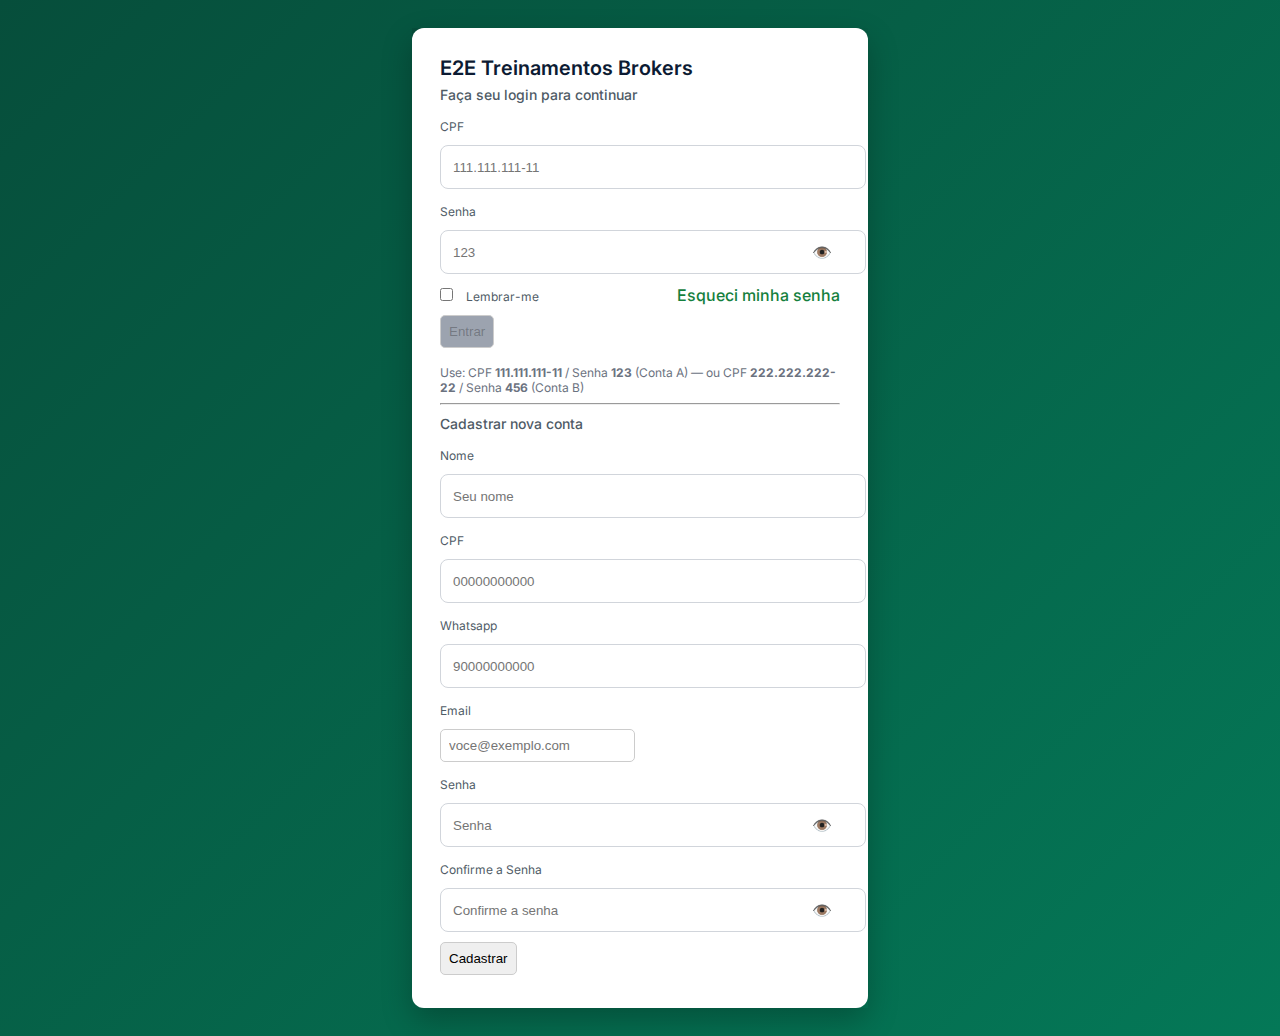
<file: docs/login.html>
<!DOCTYPE html>
<html lang="pt-br">
<head>
	<meta charset="UTF-8" />
	<title>E2E Treinamentos - Home Broker</title>
	<meta name="viewport" content="width=device-width, initial-scale=1" />
	<link rel="preconnect" href="https://fonts.googleapis.com">
	<link rel="preconnect" href="https://fonts.gstatic.com" crossorigin>
	<link href="https://fonts.googleapis.com/css2?family=Inter:wght@400;500;600;700&display=swap" rel="stylesheet">
	<link rel="stylesheet" href="style.css?v=5" />
</head>
<body>
	<div id="login" class="login-hero">
		<div class="login-card">
			<h1>E2E Treinamentos Brokers</h1>
			<h2>Faça seu login para continuar</h2>
			<div class="login-form">
				<label>CPF</label>
				<input type="text" id="cpf" placeholder="111.111.111-11" />
				<label>Senha</label>
				<span class="senha-wrapper" style="width:100%">
					<input type="password" id="senha" placeholder="123" style="width:100%" />
					<span class="toggleSenha" onclick="toggleSenha('senha', this)">👁️</span>
				</span>
				<div class="login-actions">
					<div class="left">
						<input type="checkbox" id="lembrar" />
						<label for="lembrar" class="login-meta">Lembrar-me</label>
					</div>
					<div class="right">
						<a href="#" class="link" onclick="abrirRecuperar(event)">Esqueci minha senha</a>
					</div>
				</div>
				<div class="login-actions">
					<button id="btnEntrar" class="btn-primary" onclick="login()">Entrar</button>
				</div>
				<div id="loginMsg" class="error login-meta"></div>
				<div class="login-meta" style="margin-top:12px">
					Use: CPF <b>111.111.111-11</b> / Senha <b>123</b> (Conta A) — ou CPF <b>222.222.222-22</b> / Senha <b>456</b> (Conta B)
				</div>
				<hr />
				<!-- Modal de recuperação de senha -->
				<div id="recuperarModal" class="hidden modal">
					<div class="modal-content">
						<span class="close" onclick="fecharRecuperar()">&times;</span>
						<h2>Recuperar senha</h2>
						<label>CPF</label>
						<input type="text" id="cpfRecuperar" placeholder="111.111.111-11" />
						<label>Email cadastrado</label>
						<input type="email" id="emailRecuperar" placeholder="voce@exemplo.com" />
						<div class="login-actions">
							<button class="btn-primary" onclick="enviarRecuperacao()">Enviar instruções</button>
						</div>
						<div id="recuperarMsg" class="success"></div>
					</div>
				</div>
				<h2 style="margin-top:10px">Cadastrar nova conta</h2>
				<label>Nome</label>
				<input type="text" id="nomeCadastro" placeholder="Seu nome" />
				<div id="errNomeCadastro" class="field-error"></div>
				<label>CPF</label>
				<input type="text" id="cpfCadastro" placeholder="00000000000" />
				<div id="errCpfCadastro" class="field-error"></div>
				<label>Whatsapp</label>
				<input type="text" id="whatsappCadastro" placeholder="90000000000" />
				<div id="errWhatsappCadastro" class="field-error"></div>
				<label>Email</label>
				<input type="email" id="emailCadastro" placeholder="voce@exemplo.com" />
				<div id="errEmailCadastro" class="field-error"></div>
				<label>Senha</label>
				<span class="senha-wrapper" style="width:100%">
					<input type="password" id="senhaCadastro" placeholder="Senha" style="width:100%" />
					<span class="toggleSenha" onclick="toggleSenha('senhaCadastro', this)">👁️</span>
				</span>
				<div id="errSenhaCadastro" class="field-error"></div>
				<label>Confirme a Senha</label>
				<span class="senha-wrapper" style="width:100%">
					<input type="password" id="confirmarSenhaCadastro" placeholder="Confirme a senha" style="width:100%" />
					<span class="toggleSenha" onclick="toggleSenha('confirmarSenhaCadastro', this)">👁️</span>
				</span>
				<div id="errConfirmarSenhaCadastro" class="field-error"></div>
				<div class="login-actions">
					<button class="btn-primary" onclick="cadastrarUsuario()">Cadastrar</button>
					<div id="cadastroMsg" class="success"></div>
				</div>
			</div>
		</div>
	</div>
	<script src="shared.js"></script>
	<script src="login.js"></script>
</body>
</html>
</file>
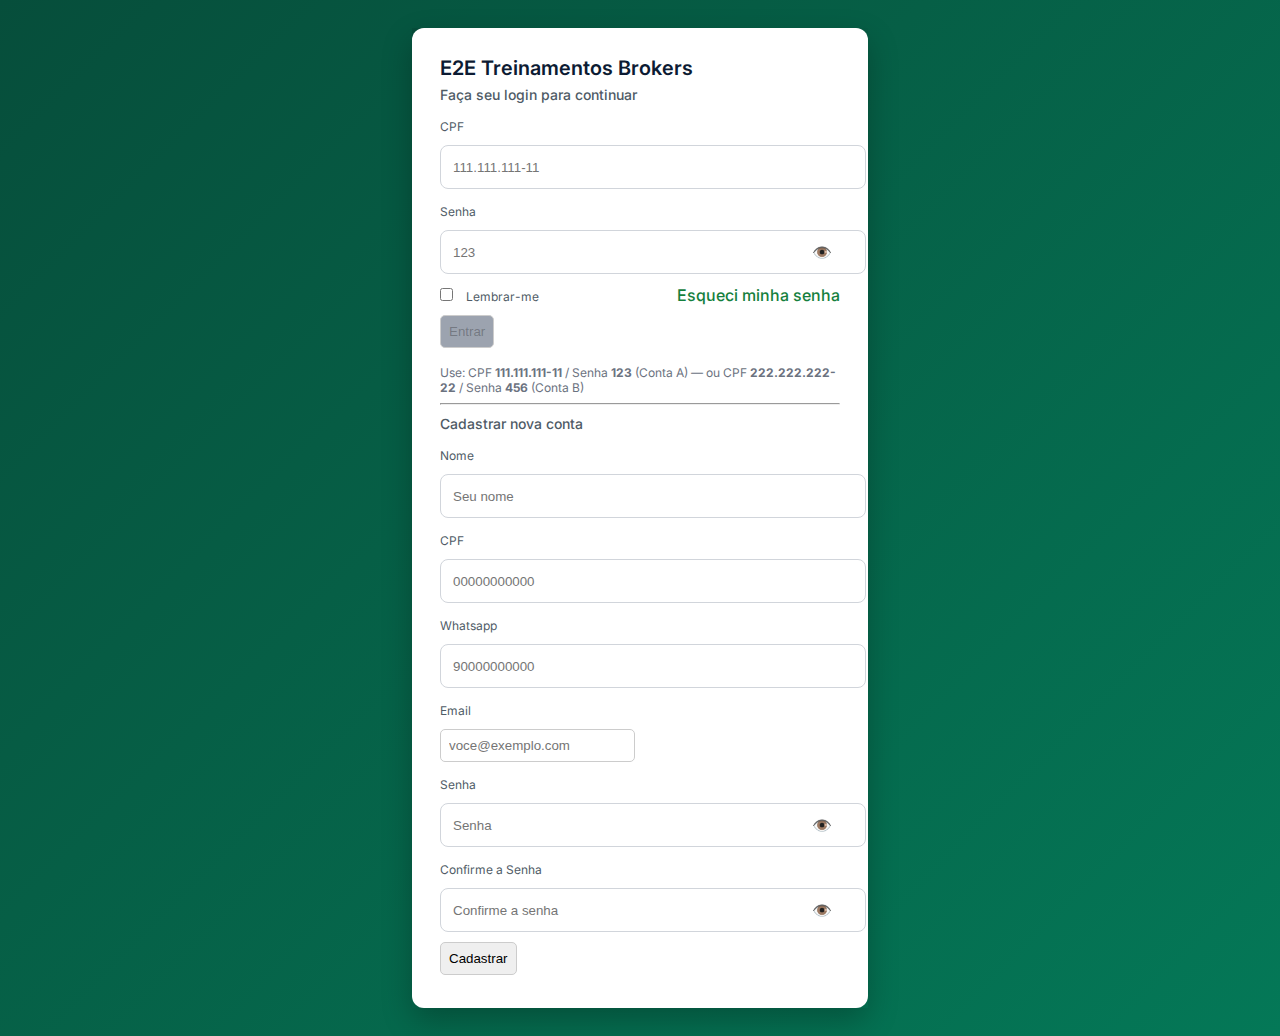
<file: site/jessicaalmeida21.github.io/Grupo-5-/login.html>
<!DOCTYPE html>
<html lang="pt-br">
<head>
	<meta charset="UTF-8" />
	<title>E2E Treinamentos - Home Broker</title>
	<meta name="viewport" content="width=device-width, initial-scale=1" />
	<link rel="preconnect" href="https://fonts.googleapis.com">
	<link rel="preconnect" href="https://fonts.gstatic.com" crossorigin>
	<link href="https://fonts.googleapis.com/css2?family=Inter:wght@400;500;600;700&display=swap" rel="stylesheet">
	<link rel="stylesheet" href="style.css%3Fv=5.css" />
</head>
<body>
	<div id="login" class="login-hero">
		<div class="login-card">
			<h1>E2E Treinamentos Brokers</h1>
			<h2>Faça seu login para continuar</h2>
			<div class="login-form">
				<label>CPF</label>
				<input type="text" id="cpf" placeholder="111.111.111-11" />
				<label>Senha</label>
				<span class="senha-wrapper" style="width:100%">
					<input type="password" id="senha" placeholder="123" style="width:100%" />
					<span class="toggleSenha" onclick="toggleSenha('senha', this)">👁️</span>
				</span>
				<div class="login-actions">
					<div class="left">
						<input type="checkbox" id="lembrar" />
						<label for="lembrar" class="login-meta">Lembrar-me</label>
					</div>
					<div class="right">
						<a href="login.html#" class="link" onclick="abrirRecuperar(event)">Esqueci minha senha</a>
					</div>
				</div>
				<div class="login-actions">
					<button id="btnEntrar" class="btn-primary" onclick="login()">Entrar</button>
				</div>
				<div id="loginMsg" class="error login-meta"></div>
				<div class="login-meta" style="margin-top:12px">
					Use: CPF <b>111.111.111-11</b> / Senha <b>123</b> (Conta A) — ou CPF <b>222.222.222-22</b> / Senha <b>456</b> (Conta B)
				</div>
				<hr />
				<!-- Modal de recuperação de senha -->
				<div id="recuperarModal" class="hidden modal">
					<div class="modal-content">
						<span class="close" onclick="fecharRecuperar()">&times;</span>
						<h2>Recuperar senha</h2>
						<label>CPF</label>
						<input type="text" id="cpfRecuperar" placeholder="111.111.111-11" />
						<label>Email cadastrado</label>
						<input type="email" id="emailRecuperar" placeholder="voce@exemplo.com" />
						<div class="login-actions">
							<button class="btn-primary" onclick="enviarRecuperacao()">Enviar instruções</button>
						</div>
						<div id="recuperarMsg" class="success"></div>
					</div>
				</div>
				<h2 style="margin-top:10px">Cadastrar nova conta</h2>
				<label>Nome</label>
				<input type="text" id="nomeCadastro" placeholder="Seu nome" />
				<label>CPF</label>
				<input type="text" id="cpfCadastro" placeholder="00000000000" />
				<label>Whatsapp</label>
				<input type="text" id="whatsappCadastro" placeholder="90000000000" />
				<label>Email</label>
				<input type="email" id="emailCadastro" placeholder="voce@exemplo.com" />
				<label>Senha</label>
				<span class="senha-wrapper" style="width:100%">
					<input type="password" id="senhaCadastro" placeholder="Senha" style="width:100%" />
					<span class="toggleSenha" onclick="toggleSenha('senhaCadastro', this)">👁️</span>
				</span>
				<label>Confirme a Senha</label>
				<span class="senha-wrapper" style="width:100%">
					<input type="password" id="confirmarSenhaCadastro" placeholder="Confirme a senha" style="width:100%" />
					<span class="toggleSenha" onclick="toggleSenha('confirmarSenhaCadastro', this)">👁️</span>
				</span>
				<div class="login-actions">
					<button class="btn-primary" onclick="cadastrarUsuario()">Cadastrar</button>
					<div id="cadastroMsg" class="success"></div>
				</div>
			</div>
		</div>
	</div>
	<script src="shared.js"></script>
	<script src="login.js"></script>
</body>
</html>
</file>
<file: style.css>
body {
  font-family: 'Inter', Arial, sans-serif;
  background: #f4f6f9;
  padding: 20px;
  color: #000;
}

.container {
  max-width: 1200px;
  margin: auto;
  background: white;
  padding: 20px;
  border-radius: 10px;
  box-shadow: 0 0 15px rgba(0,0,0,0.1);
}

h1, h2, h3 {
  color: #14532d;
}

a { color: #15803d; }
a:hover { color: #166534; }

.flex {
  display: flex;
  gap: 20px;
  flex-wrap: wrap;
}

.chart-card {
  flex: 0 0 320px;
  max-width: 320px;
  width: 100%;
  background: #1118270f;
  border: 1px solid #e5e7eb;
  border-radius: 12px;
  padding: 10px 12px;
}

.chart-resp{position:relative;width:100%;height:260px}
.chart-resp canvas{position:absolute;inset:0;width:100%!important;height:100%!important;display:block}

.chart-card.compact {
  flex: 0 0 300px;
  max-width: 300px;
  padding: 6px;
  border-radius: 8px;
}
.chart-card.compact h3 { display: none; }
.chart-card.compact .chart-controls { display: flex; gap: 6px; align-items: center; margin-bottom: 4px; }
.chart-card.compact .chart-controls label { font-size: 11px; }
.chart-card.compact .chart-controls select { height: 28px; font-size: 12px; padding: 2px 6px; }

table {
  width: 100%;
  border-collapse: collapse;
  margin-top: 10px;
}

th, td {
  border: 1px solid #ccc;
  padding: 8px;
  text-align: center;
}

.hidden {
  display: none;
}

input, select, button {
  padding: 8px;
  margin: 5px 5px 5px 0;
  border: 1px solid #ccc;
  border-radius: 5px;
}

.error {
  color: red;
}

.success {
  color: green;
}

.scrollable {
  max-height: 300px;
  overflow-y: auto;
}

#logoutBtn {
  float: right;
  background-color: #e74c3c;
  color: white;
  border: none;
  padding: 8px 16px;
  border-radius: 5px;
  cursor: pointer;
}

#logoutBtn:hover {
  background-color: #c0392b;
}

.btn-cancelar {
  background-color: #f1c40f;
  border: none;
  cursor: pointer;
  padding: 5px 10px;
  border-radius: 5px;
}

.btn-cancelar:hover {
  background-color: #f39c12;
}

.btn-azul {
  background-color: #16a34a;
  color: white;
  border: none;
  border-radius: 5px;
  cursor: pointer;
}

.btn-azul:hover {
  background-color: #15803d;
}

.blue-section {
  background-color: #e8f5e9;
  padding: 10px;
  border-radius: 5px;
}

.senha-wrapper {
  position: relative;
  display: inline-block;
}

.senha-wrapper input[type="password"],
.senha-wrapper input[type="text"] {
  padding-right: 30px;
}

.senha-wrapper .toggleSenha {
  position: absolute;
  top: 50%;
  right: 8px;
  transform: translateY(-50%);
  cursor: pointer;
}

#configuracao {
  padding: 20px;
  background-color: #f8f9fa;
  border-radius: 5px;
  box-shadow: 0 0 10px rgba(0, 0, 0, 0.1);
}

#configuracao h2 {
  color: #2980b9;
}

#configuracao div {
  margin-bottom: 20px;
}

/* Modo escuro */
body.dark-mode {
  background-color: #222 !important;
  color: #eee !important;
}

body.dark-mode .container {
  background-color: #333 !important;
  box-shadow: 0 0 15px rgba(0, 0, 0, 0.6) !important;
}

body.dark-mode h1,
body.dark-mode h2,
body.dark-mode h3 {
  color: #aad8ff !important;
}

body.dark-mode table,
body.dark-mode th,
body.dark-mode td {
  border-color: #555 !important;
  color: #eee !important;
}

body.dark-mode input,
body.dark-mode select,
body.dark-mode button {
  background-color: #444 !important;
  color: #eee !important;
  border-color: #666 !important;
}

body.dark-mode .btn-azul {
  background-color: #166534 !important;
}

body.dark-mode .btn-azul:hover {
  background-color: #14532d !important;
}

/* Modal */
.modal {
  position: fixed;
  z-index: 999;
  left: 0;
  top: 0;
  width: 100%;
  height: 100%;
  overflow: auto;
  background: rgba(0,0,0,0.6);
}

.modal-content {
  background: #fff;
  margin: 10% auto;
  padding: 20px;
  border-radius: 10px;
  width: 50%;
  max-width: 600px;
  position: relative;
  color: #000;
}

body.dark-mode .modal-content {
  background: #444;
  color: #eee;
}

.close {
  position: absolute;
  right: 15px;
  top: 10px;
  font-size: 28px;
  font-weight: bold;
  cursor: pointer;
  color: #888;
}

.close:hover {
  color: #444;
}

body.dark-mode #configuracao label {
  color: #0d3b66 !important;
}

body.dark-mode #configuracao input,
body.dark-mode #configuracao select {
  background-color: #555 !important;
  color: #eee !important;
  border-color: #888 !important;
}

/* Hero de login inspirado em Clear */
.login-hero {
  min-height: 100vh;
  display: flex;
  align-items: center;
  justify-content: center;
  background: linear-gradient(135deg, #064e3b 0%, #065f46 40%, #047857 100%);
}

.login-card {
  width: 100%;
  max-width: 400px;
  background: #ffffff;
  border-radius: 12px;
  box-shadow: 0 12px 30px rgba(0, 0, 0, 0.25);
  padding: 28px;
}

.login-card h1 {
  font-size: 20px;
  font-weight: 600;
  color: #0c1b33;
  margin: 0 0 6px 0;
}

.login-card h2 {
  font-size: 14px;
  font-weight: 500;
  color: #4f5b66;
  margin: 0 0 16px 0;
}

.login-form label {
  display: block;
  font-size: 12px;
  color: #4f5b66;
  margin: 10px 0 6px 0;
}

.login-form input[type="text"],
.login-form input[type="password"] {
  width: 100%;
  height: 42px;
  border: 1px solid #d1d5db;
  border-radius: 8px;
  padding: 0 12px;
  outline: none;
  transition: box-shadow 0.15s ease, border-color 0.15s ease;
}

.login-form input[type="text"]:focus,
.login-form input[type="password"]:focus {
  border-color: #2563eb;
  box-shadow: 0 0 0 3px rgba(37, 99, 235, 0.2);
}

.login-actions { display: flex; gap: 8px; align-items: center; justify-content: space-between; }
.login-actions .left { display: flex; align-items: center; gap: 8px; }
.login-actions .right { margin-left: auto; }

.link { color: #15803d; text-decoration: none; font-weight: 500; }
.link:hover { color: #166534; text-decoration: underline; }

.login-actions .btn-primary.disabled,
.login-actions .btn-primary:disabled {
  background: #9ca3af;
  cursor: not-allowed;
}

.btn-primary.loading { position: relative; }
.btn-primary.loading::after {
  content: "";
  position: absolute;
  right: 14px;
  top: 50%;
  width: 16px;
  height: 16px;
  margin-top: -8px;
  border-radius: 50%;
  border: 2px solid #fff;
  border-top-color: transparent;
  animation: spin 0.8s linear infinite;
}

@keyframes spin { to { transform: rotate(360deg); } }

.login-meta {
  margin-top: 10px;
  color: #6b7280;
  font-size: 12px;
}

/* Responsividade para o login */
@media (max-width: 480px) {
  .login-card { padding: 20px; border-radius: 10px; }
}

.site-header { position: sticky; top: 0; z-index: 10; background: rgba(255,255,255,0.8); backdrop-filter: blur(8px); border-bottom: 1px solid #eef2f7; }
.site-header.sticky { box-shadow: 0 8px 24px rgba(0,0,0,0.08); }
.nav { max-width: 1200px; margin: 0 auto; display: flex; align-items: center; justify-content: space-between; padding: 12px 20px; }
.nav-brand { font-weight: 700; color: #14532d; }
.nav-links { display: flex; gap: 18px; align-items: center; }
.nav-link { color: #14532d; text-decoration: none; font-weight: 500; }
.nav-link:hover { text-decoration: underline; }

.hero { position: relative; padding: 80px 20px; background: linear-gradient(135deg, #064e3b 0%, #065f46 40%, #047857 100%); color: #fff; }
.hero .hero-inner { max-width: 1200px; margin: 0 auto; text-align: left; }
.hero h1 { font-size: 40px; margin-bottom: 8px; color: #fff; }
.hero p { font-size: 18px; color: #e5e7eb; }
.hero-ctas { margin-top: 16px; display: flex; gap: 12px; }
.btn-ghost { padding: 10px 14px; border: 1px solid #fff; color: #fff; border-radius: 8px; text-decoration: none; }
.btn-ghost:hover { background: rgba(255,255,255,0.1); }
.hero-bg-shape { position: absolute; right: 0; bottom: 0; width: 40%; height: 100%; background: radial-gradient(ellipse at center, rgba(255,255,255,0.08), rgba(0,0,0,0)); pointer-events: none; }

.section { padding: 60px 20px; }
.section-title { max-width: 1200px; margin: 0 auto 20px; }
.section-title h2 { margin: 0; }
.section-title p { margin: 4px 0 0 0; color: #6b7280; }

.features-grid { max-width: 1200px; margin: 0 auto; display: grid; grid-template-columns: repeat(auto-fit, minmax(240px, 1fr)); gap: 16px; }
.feature-card { background: #fff; border: 1px solid #e5e7eb; border-radius: 12px; padding: 18px; box-shadow: 0 8px 16px rgba(0,0,0,0.05); transition: transform .2s ease; }
.feature-card:hover { transform: translateY(-3px); }

.tabs { max-width: 1200px; margin: 0 auto; background: #fff; border: 1px solid #e5e7eb; border-radius: 12px; padding: 12px; }
.tab-buttons { display: flex; gap: 8px; }
.tab-btn { background: #e8f5e9; border: none; border-radius: 8px; padding: 8px 12px; color: #14532d; cursor: pointer; font-weight: 600; }
.tab-btn.active { background: #16a34a; color: #fff; }
.tab-panels { margin-top: 10px; }
.tab-panel { display: none; color: #374151; }
.tab-panel.active { display: block; }

.stats-grid { max-width: 1200px; margin: 0 auto; display: grid; grid-template-columns: repeat(auto-fit, minmax(200px, 1fr)); gap: 16px; }
.stat { background: #fff; border: 1px solid #e5e7eb; border-radius: 12px; padding: 18px; text-align: center; }
.stat-number { font-size: 28px; font-weight: 700; color: #14532d; }
.stat-label { color: #6b7280; }

.carousel { max-width: 900px; margin: 0 auto; position: relative; }
.carousel-viewport { overflow: hidden; border-radius: 12px; }
.carousel-track { display: flex; transition: transform .4s ease; width: 300%; }
.carousel-item { flex: 0 0 100%; background: #fff; border: 1px solid #e5e7eb; padding: 30px; text-align: center; }
.carousel-nav { position: absolute; top: 50%; transform: translateY(-50%); background: #16a34a; color: #fff; border: none; border-radius: 999px; width: 36px; height: 36px; cursor: pointer; }
.carousel-nav.prev { left: -18px; }
.carousel-nav.next { right: -18px; }

.accordion { max-width: 900px; margin: 0 auto; }
.accordion-item { background: #fff; border: 1px solid #e5e7eb; border-radius: 10px; margin-bottom: 10px; overflow: hidden; }
.acc-header { width: 100%; text-align: left; background: #e8f5e9; color: #14532d; border: none; padding: 12px 14px; font-weight: 600; cursor: pointer; }
.acc-body { display: none; padding: 12px 14px; color: #374151; }
.accordion-item.open .acc-body { display: block; }

.site-footer { border-top: 1px solid #e5e7eb; padding: 20px; background: #fff; }
.footer-inner { max-width: 1200px; margin: 0 auto; display: flex; align-items: center; justify-content: space-between; }

/* Reveal animation */
.reveal { opacity: 0; transform: translateY(16px); transition: all .4s ease; }
.revealed { opacity: 1; transform: translateY(0); }

@media (max-width: 600px){ .hero h1 { font-size: 28px; } }

@media (max-width: 640px){
  .chart-card { flex: 1 1 100%; max-width: none; }
}

#graficoCotacao {
  width: 100%;
  height: 100%;
  display: block;
}

.chart-controls { display: flex; align-items: center; gap: 12px; margin-bottom: 8px; }
.chart-controls label { font-size: 12px; color: #374151; }
.chart-controls select { height: 32px; font-size: 13px; }

body.dark-mode .chart-card { background: #111827; border-color: #374151; }
body.dark-mode .chart-controls label { color: #e5e7eb; }
#tvChart{position:absolute;inset:0;width:100%!important;height:100%!important;display:block}
.chart-toggles{display:flex;gap:12px;align-items:center;justify-content:flex-start;margin-top:6px;font-size:12px;color:#374151}
.chart-toggles input{margin-right:4px}
body.dark-mode .chart-toggles{color:#e5e7eb}
/* Tooltip do Lightweight Charts */
.tv-tooltip{position:absolute;pointer-events:none;background:#111827;color:#e5e7eb;padding:8px 10px;border-radius:8px;font-size:12px;box-shadow:0 6px 18px rgba(0,0,0,.35);border:1px solid rgba(255,255,255,0.08);min-width:170px}
.tv-tooltip .line{display:flex;justify-content:space-between;gap:8px}
.tv-tooltip .val-up{color:#22c55e}
.tv-tooltip .val-down{color:#ef4444}
.tv-tooltip .val-neutral{color:#60a5fa}
</file>
<file: docs/style.css>
body {
  font-family: 'Inter', Arial, sans-serif;
  background: #f4f6f9;
  padding: 20px;
  color: #000;
}

.container {
  max-width: 1200px;
  margin: auto;
  background: white;
  padding: 20px;
  border-radius: 10px;
  box-shadow: 0 0 15px rgba(0,0,0,0.1);
}

h1, h2, h3 {
  color: #14532d;
}

a { color: #15803d; }
a:hover { color: #166534; }

.flex {
  display: flex;
  gap: 20px;
  flex-wrap: wrap;
}

.chart-card {
  flex: 1 1 100%;
  max-width: none;
  width: 100%;
  background: #1118270f;
  border: 1px solid #e5e7eb;
  border-radius: 12px;
  padding: 10px 12px;
}

.chart-resp{position:relative;width:100%;height:260px}
.chart-resp canvas{position:absolute;inset:0;width:100%!important;height:100%!important;display:block}

.chart-card.compact {
  flex: 1 1 100%;
  max-width: none;
  padding: 6px;
  border-radius: 8px;
}
.chart-card.compact h3 { display: none; }
.chart-card.compact .chart-controls { display: flex; gap: 6px; align-items: center; margin-bottom: 4px; }
.chart-card.compact .chart-controls label { font-size: 11px; }
.chart-card.compact .chart-controls select { height: 28px; font-size: 12px; padding: 2px 6px; }

table {
  width: 100%;
  border-collapse: collapse;
  margin-top: 10px;
}

th, td {
  border: 1px solid #ccc;
  padding: 8px;
  text-align: center;
}

.hidden {
  display: none;
}

input, select, button {
  padding: 8px;
  margin: 5px 5px 5px 0;
  border: 1px solid #ccc;
  border-radius: 5px;
}

.error {
  color: red;
}

.success {
  color: green;
}

.scrollable {
  max-height: 300px;
  overflow-y: auto;
}

#logoutBtn {
  float: right;
  background-color: #e74c3c;
  color: white;
  border: none;
  padding: 8px 16px;
  border-radius: 5px;
  cursor: pointer;
}

#logoutBtn:hover {
  background-color: #c0392b;
}

.btn-cancelar {
  background-color: #f1c40f;
  border: none;
  cursor: pointer;
  padding: 5px 10px;
  border-radius: 5px;
}

.btn-cancelar:hover {
  background-color: #f39c12;
}

.btn-azul {
  background-color: #16a34a;
  color: white;
  border: none;
  border-radius: 5px;
  cursor: pointer;
}

.btn-azul:hover {
  background-color: #15803d;
}

.blue-section {
  background-color: #e8f5e9;
  padding: 10px;
  border-radius: 5px;
}

.senha-wrapper {
  position: relative;
  display: inline-block;
}

.senha-wrapper input[type="password"],
.senha-wrapper input[type="text"] {
  padding-right: 30px;
}

.senha-wrapper .toggleSenha {
  position: absolute;
  top: 50%;
  right: 8px;
  transform: translateY(-50%);
  cursor: pointer;
}

#configuracao {
  padding: 20px;
  background-color: #f8f9fa;
  border-radius: 5px;
  box-shadow: 0 0 10px rgba(0, 0, 0, 0.1);
}

#configuracao h2 {
  color: #2980b9;
}

#configuracao div {
  margin-bottom: 20px;
}

/* Modo escuro */
body.dark-mode {
  background-color: #222 !important;
  color: #eee !important;
}

body.dark-mode .container {
  background-color: #333 !important;
  box-shadow: 0 0 15px rgba(0, 0, 0, 0.6) !important;
}

body.dark-mode h1,
body.dark-mode h2,
body.dark-mode h3 {
  color: #aad8ff !important;
}

body.dark-mode table,
body.dark-mode th,
body.dark-mode td {
  border-color: #555 !important;
  color: #eee !important;
}

body.dark-mode input,
body.dark-mode select,
body.dark-mode button {
  background-color: #444 !important;
  color: #eee !important;
  border-color: #666 !important;
}

body.dark-mode .btn-azul {
  background-color: #166534 !important;
}

body.dark-mode .btn-azul:hover {
  background-color: #14532d !important;
}

/* Modal */
.modal {
  position: fixed;
  z-index: 999;
  left: 0;
  top: 0;
  width: 100%;
  height: 100%;
  overflow: auto;
  background: rgba(0,0,0,0.6);
}

.modal-content {
  background: #fff;
  margin: 10% auto;
  padding: 20px;
  border-radius: 10px;
  width: 50%;
  max-width: 600px;
  position: relative;
  color: #000;
}

body.dark-mode .modal-content {
  background: #444;
  color: #eee;
}

.close {
  position: absolute;
  right: 15px;
  top: 10px;
  font-size: 28px;
  font-weight: bold;
  cursor: pointer;
  color: #888;
}

.close:hover {
  color: #444;
}

body.dark-mode #configuracao label {
  color: #0d3b66 !important;
}

body.dark-mode #configuracao input,
body.dark-mode #configuracao select {
  background-color: #555 !important;
  color: #eee !important;
  border-color: #888 !important;
}

/* Hero de login inspirado em Clear */
.login-hero {
  min-height: 100vh;
  display: flex;
  align-items: center;
  justify-content: center;
  background: linear-gradient(135deg, #064e3b 0%, #065f46 40%, #047857 100%);
}

.login-card {
  width: 100%;
  max-width: 400px;
  background: #ffffff;
  border-radius: 12px;
  box-shadow: 0 12px 30px rgba(0, 0, 0, 0.25);
  padding: 28px;
}

.login-card h1 {
  font-size: 20px;
  font-weight: 600;
  color: #0c1b33;
  margin: 0 0 6px 0;
}

.login-card h2 {
  font-size: 14px;
  font-weight: 500;
  color: #4f5b66;
  margin: 0 0 16px 0;
}

.login-form label {
  display: block;
  font-size: 12px;
  color: #4f5b66;
  margin: 10px 0 6px 0;
}

.login-form input[type="text"],
.login-form input[type="password"] {
  width: 100%;
  height: 42px;
  border: 1px solid #d1d5db;
  border-radius: 8px;
  padding: 0 12px;
  outline: none;
  transition: box-shadow 0.15s ease, border-color 0.15s ease;
}

.login-form input[type="text"]:focus,
.login-form input[type="password"]:focus {
  border-color: #2563eb;
  box-shadow: 0 0 0 3px rgba(37, 99, 235, 0.2);
}

.login-actions { display: flex; gap: 8px; align-items: center; justify-content: space-between; }
.login-actions .left { display: flex; align-items: center; gap: 8px; }
.login-actions .right { margin-left: auto; }

.link { color: #15803d; text-decoration: none; font-weight: 500; }
.link:hover { color: #166534; text-decoration: underline; }

.login-actions .btn-primary.disabled,
.login-actions .btn-primary:disabled {
  background: #9ca3af;
  cursor: not-allowed;
}

.btn-primary.loading { position: relative; }
.btn-primary.loading::after {
  content: "";
  position: absolute;
  right: 14px;
  top: 50%;
  width: 16px;
  height: 16px;
  margin-top: -8px;
  border-radius: 50%;
  border: 2px solid #fff;
  border-top-color: transparent;
  animation: spin 0.8s linear infinite;
}

@keyframes spin { to { transform: rotate(360deg); } }

.login-meta {
  margin-top: 10px;
  color: #6b7280;
  font-size: 12px;
}

/* Responsividade para o login */
@media (max-width: 480px) {
  .login-card { padding: 20px; border-radius: 10px; }
}

.site-header { position: sticky; top: 0; z-index: 10; background: rgba(255,255,255,0.8); backdrop-filter: blur(8px); border-bottom: 1px solid #eef2f7; }
.site-header.sticky { box-shadow: 0 8px 24px rgba(0,0,0,0.08); }
.nav { max-width: 1200px; margin: 0 auto; display: flex; align-items: center; justify-content: space-between; padding: 12px 20px; }
.nav-brand { font-weight: 700; color: #14532d; }
.nav-links { display: flex; gap: 18px; align-items: center; }
.nav-link { color: #14532d; text-decoration: none; font-weight: 500; }
.nav-link:hover { text-decoration: underline; }

.hero { position: relative; padding: 80px 20px; background: linear-gradient(135deg, #064e3b 0%, #065f46 40%, #047857 100%); color: #fff; }
.hero .hero-inner { max-width: 1200px; margin: 0 auto; text-align: left; }
.hero h1 { font-size: 40px; margin-bottom: 8px; color: #fff; }
.hero p { font-size: 18px; color: #e5e7eb; }
.hero-ctas { margin-top: 16px; display: flex; gap: 12px; }
.btn-ghost { padding: 10px 14px; border: 1px solid #fff; color: #fff; border-radius: 8px; text-decoration: none; }
.btn-ghost:hover { background: rgba(255,255,255,0.1); }
.hero-bg-shape { position: absolute; right: 0; bottom: 0; width: 40%; height: 100%; background: radial-gradient(ellipse at center, rgba(255,255,255,0.08), rgba(0,0,0,0)); pointer-events: none; }

.section { padding: 60px 20px; }
.section-title { max-width: 1200px; margin: 0 auto 20px; }
.section-title h2 { margin: 0; }
.section-title p { margin: 4px 0 0 0; color: #6b7280; }

.features-grid { max-width: 1200px; margin: 0 auto; display: grid; grid-template-columns: repeat(auto-fit, minmax(240px, 1fr)); gap: 16px; }
.feature-card { background: #fff; border: 1px solid #e5e7eb; border-radius: 12px; padding: 18px; box-shadow: 0 8px 16px rgba(0,0,0,0.05); transition: transform .2s ease; }
.feature-card:hover { transform: translateY(-3px); }

.tabs { max-width: 1200px; margin: 0 auto; background: #fff; border: 1px solid #e5e7eb; border-radius: 12px; padding: 12px; }
.tab-buttons { display: flex; gap: 8px; }
.tab-btn { background: #e8f5e9; border: none; border-radius: 8px; padding: 8px 12px; color: #14532d; cursor: pointer; font-weight: 600; }
.tab-btn.active { background: #16a34a; color: #fff; }
.tab-panels { margin-top: 10px; }
.tab-panel { display: none; color: #374151; }
.tab-panel.active { display: block; }

.stats-grid { max-width: 1200px; margin: 0 auto; display: grid; grid-template-columns: repeat(auto-fit, minmax(200px, 1fr)); gap: 16px; }
.stat { background: #fff; border: 1px solid #e5e7eb; border-radius: 12px; padding: 18px; text-align: center; }
.stat-number { font-size: 28px; font-weight: 700; color: #14532d; }
.stat-label { color: #6b7280; }

.carousel { max-width: 900px; margin: 0 auto; position: relative; }
.carousel-viewport { overflow: hidden; border-radius: 12px; }
.carousel-track { display: flex; transition: transform .4s ease; width: 300%; }
.carousel-item { flex: 0 0 100%; background: #fff; border: 1px solid #e5e7eb; padding: 30px; text-align: center; }
.carousel-nav { position: absolute; top: 50%; transform: translateY(-50%); background: #16a34a; color: #fff; border: none; border-radius: 999px; width: 36px; height: 36px; cursor: pointer; }
.carousel-nav.prev { left: -18px; }
.carousel-nav.next { right: -18px; }

.accordion { max-width: 900px; margin: 0 auto; }
.accordion-item { background: #fff; border: 1px solid #e5e7eb; border-radius: 10px; margin-bottom: 10px; overflow: hidden; }
.acc-header { width: 100%; text-align: left; background: #e8f5e9; color: #14532d; border: none; padding: 12px 14px; font-weight: 600; cursor: pointer; }
.acc-body { display: none; padding: 12px 14px; color: #374151; }
.accordion-item.open .acc-body { display: block; }

.site-footer { border-top: 1px solid #e5e7eb; padding: 20px; background: #fff; }
.footer-inner { max-width: 1200px; margin: 0 auto; display: flex; align-items: center; justify-content: space-between; }

/* Reveal animation */
.reveal { opacity: 0; transform: translateY(16px); transition: all .4s ease; }
.revealed { opacity: 1; transform: translateY(0); }

@media (max-width: 600px){ .hero h1 { font-size: 28px; } }

@media (max-width: 640px){
  .chart-card { flex: 1 1 100%; max-width: none; }
  .chart-card.compact { flex: 1 1 100%; max-width: none; }
}

#graficoCotacao {
  width: 100%;
  height: 240px;
  display: block;
}
.chart-card, .chart-card.compact { max-width: 100% !important; width: 100% !important; flex: 1 1 100% !important; }

.chart-controls { display: flex; align-items: center; gap: 12px; margin-bottom: 8px; }
.chart-controls label { font-size: 12px; color: #374151; }
.chart-controls select { height: 32px; font-size: 13px; }

body.dark-mode .chart-card { background: #111827; border-color: #374151; }
body.dark-mode .chart-controls label { color: #e5e7eb; }

.apex-container{ width:100%; height:240px; border-radius: 12px; overflow: hidden; background:#0b1220; }
.chart-switch{ display:flex; align-items:center; gap:12px; padding:6px 0 0 0; color:#10b981; font-weight:600; }
.chart-switch .dot{ display:inline-block; width:10px; height:10px; border-radius:999px; background:#e5e7eb; margin-left:6px; }
.chart-switch input{ display:none; }
</file>
